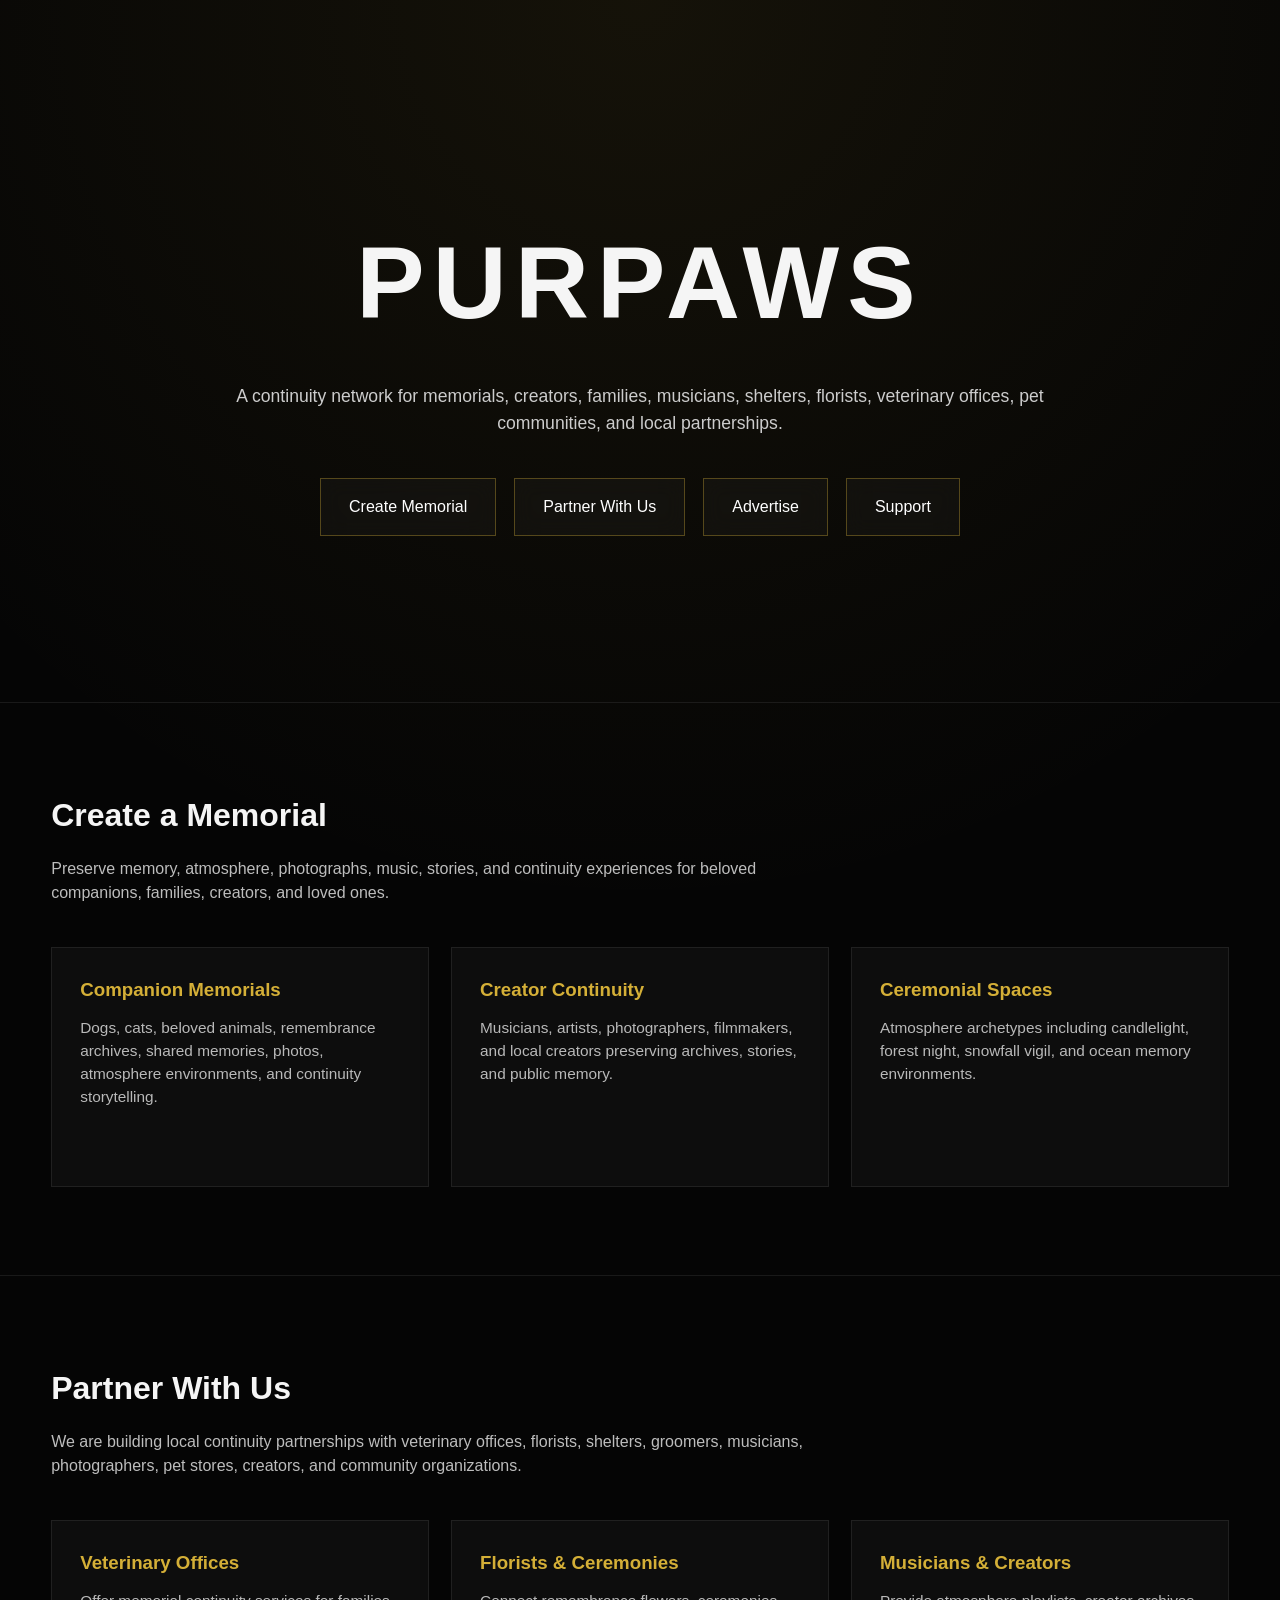
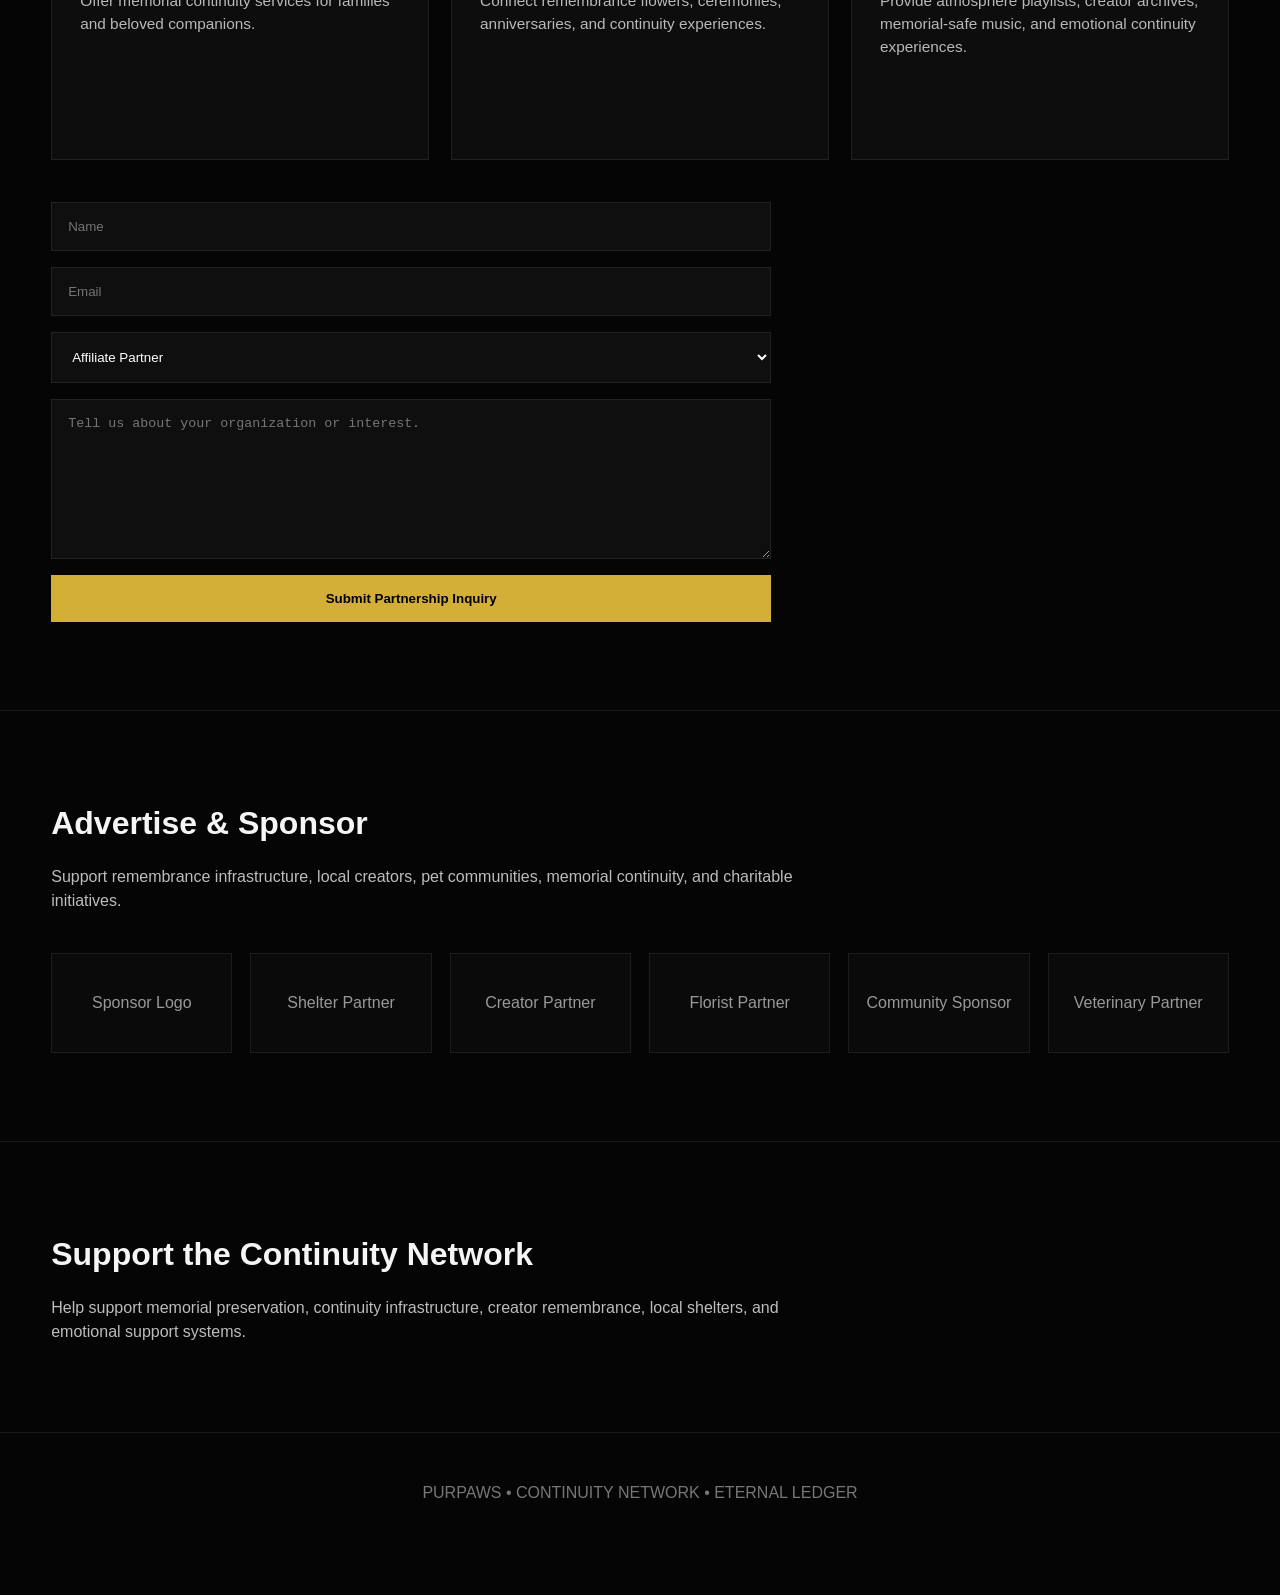
<file: frontend/continuity-hub/index.html>
<!DOCTYPE html>
<html lang="en">
<head>
<meta charset="UTF-8">
<meta name="viewport" content="width=device-width, initial-scale=1.0">

<title>PurPaws | Continuity Network</title>

<style>

:root{
    --bg:#050505;
    --panel:#101010;
    --gold:#D4AF37;
    --fg:#F5F5F5;
    --muted:#888;
    --line:rgba(255,255,255,0.08);
}

*{
    box-sizing:border-box;
    margin:0;
    padding:0;
}

body{
    background:
        radial-gradient(circle at top, rgba(212,175,55,0.08), transparent 28%),
        #050505;
    color:var(--fg);
    font-family:Arial, Helvetica, sans-serif;
    line-height:1.5;
}

.container{
    width:min(1180px,92%);
    margin:auto;
}

.hero{
    min-height:78vh;
    display:flex;
    align-items:center;
    justify-content:center;
    text-align:center;
    padding:120px 0 80px;
}

.hero h1{
    font-size:clamp(3rem,8vw,7rem);
    letter-spacing:0.08em;
    margin-bottom:24px;
}

.hero p{
    max-width:820px;
    margin:auto;
    color:#CCC;
    font-size:1.1rem;
}

.hero-buttons{
    margin-top:42px;
    display:flex;
    gap:18px;
    justify-content:center;
    flex-wrap:wrap;
}

.button{
    border:1px solid rgba(212,175,55,0.35);
    padding:16px 28px;
    text-decoration:none;
    color:white;
    background:rgba(255,255,255,0.03);
    backdrop-filter:blur(10px);
    transition:0.25s ease;
}

.button:hover{
    transform:translateY(-2px);
    border-color:var(--gold);
    background:rgba(212,175,55,0.08);
}

.section{
    padding:88px 0;
    border-top:1px solid var(--line);
}

.section h2{
    font-size:2rem;
    margin-bottom:18px;
}

.section p{
    max-width:760px;
    color:#BDBDBD;
}

.grid{
    display:grid;
    grid-template-columns:repeat(auto-fit,minmax(260px,1fr));
    gap:22px;
    margin-top:42px;
}

.card{
    background:rgba(255,255,255,0.03);
    border:1px solid var(--line);
    padding:28px;
    min-height:240px;
}

.card h3{
    margin-bottom:12px;
    color:var(--gold);
}

.card p{
    color:#B9B9B9;
    font-size:0.96rem;
}

.logos{
    display:grid;
    grid-template-columns:repeat(auto-fit,minmax(160px,1fr));
    gap:18px;
    margin-top:40px;
}

.logo{
    border:1px solid var(--line);
    min-height:100px;
    display:flex;
    align-items:center;
    justify-content:center;
    color:#999;
    background:rgba(255,255,255,0.02);
}

.form-wrap{
    margin-top:42px;
    max-width:720px;
}

form{
    display:grid;
    gap:16px;
}

input, textarea, select{
    width:100%;
    background:#0F0F0F;
    border:1px solid rgba(255,255,255,0.08);
    color:white;
    padding:16px;
}

textarea{
    min-height:160px;
    resize:vertical;
}

.submit{
    background:var(--gold);
    color:black;
    border:none;
    padding:16px;
    font-weight:bold;
    cursor:pointer;
}

.footer{
    padding:48px 0 90px;
    text-align:center;
    color:#777;
    border-top:1px solid var(--line);
}

</style>
</head>

<body>

<section class="hero">
<div class="container">

<h1>PURPAWS</h1>

<p>
A continuity network for memorials, creators, families,
musicians, shelters, florists, veterinary offices,
pet communities, and local partnerships.
</p>

<div class="hero-buttons">
<a class="button" href="#memorials">Create Memorial</a>
<a class="button" href="#partners">Partner With Us</a>
<a class="button" href="#advertise">Advertise</a>
<a class="button" href="#support">Support</a>
</div>

</div>
</section>

<section class="section" id="memorials">
<div class="container">

<h2>Create a Memorial</h2>

<p>
Preserve memory, atmosphere, photographs, music,
stories, and continuity experiences for beloved companions,
families, creators, and loved ones.
</p>

<div class="grid">

<div class="card">
<h3>Companion Memorials</h3>
<p>Dogs, cats, beloved animals, remembrance archives, shared memories, photos, atmosphere environments, and continuity storytelling.</p>
</div>

<div class="card">
<h3>Creator Continuity</h3>
<p>Musicians, artists, photographers, filmmakers, and local creators preserving archives, stories, and public memory.</p>
</div>

<div class="card">
<h3>Ceremonial Spaces</h3>
<p>Atmosphere archetypes including candlelight, forest night, snowfall vigil, and ocean memory environments.</p>
</div>

</div>

</div>
</section>

<section class="section" id="partners">
<div class="container">

<h2>Partner With Us</h2>

<p>
We are building local continuity partnerships with veterinary offices,
florists, shelters, groomers, musicians, photographers,
pet stores, creators, and community organizations.
</p>

<div class="grid">

<div class="card">
<h3>Veterinary Offices</h3>
<p>Offer memorial continuity services for families and beloved companions.</p>
</div>

<div class="card">
<h3>Florists & Ceremonies</h3>
<p>Connect remembrance flowers, ceremonies, anniversaries, and continuity experiences.</p>
</div>

<div class="card">
<h3>Musicians & Creators</h3>
<p>Provide atmosphere playlists, creator archives, memorial-safe music, and emotional continuity experiences.</p>
</div>

</div>

<div class="form-wrap">

<form id="partnerForm">

<input type="text" name="name" placeholder="Name" required>
<input type="email" name="email" placeholder="Email" required>

<select name="interest_type">
<option value="affiliate">Affiliate Partner</option>
<option value="advertiser">Advertiser</option>
<option value="musician">Musician / Creator</option>
<option value="charity">Charity / Shelter</option>
<option value="sponsor">Sponsor</option>
</select>

<textarea name="message" placeholder="Tell us about your organization or interest."></textarea>

<button class="submit" type="submit">
Submit Partnership Inquiry
</button>

</form>

</div>

</div>
</section>

<section class="section" id="advertise">
<div class="container">

<h2>Advertise & Sponsor</h2>

<p>
Support remembrance infrastructure, local creators,
pet communities, memorial continuity, and charitable initiatives.
</p>

<div class="logos">
<div class="logo">Sponsor Logo</div>
<div class="logo">Shelter Partner</div>
<div class="logo">Creator Partner</div>
<div class="logo">Florist Partner</div>
<div class="logo">Community Sponsor</div>
<div class="logo">Veterinary Partner</div>
</div>

</div>
</section>

<section class="section" id="support">
<div class="container">

<h2>Support the Continuity Network</h2>

<p>
Help support memorial preservation, continuity infrastructure,
creator remembrance, local shelters, and emotional support systems.
</p>

</div>
</section>

<footer class="footer">
<div class="container">
PURPAWS • CONTINUITY NETWORK • ETERNAL LEDGER
</div>
</footer>

<script>

const form = document.getElementById('partnerForm');

form.addEventListener('submit', async (e) => {

    e.preventDefault();

    const payload = {
        name: form.name.value,
        email: form.email.value,
        interest_type: form.interest_type.value,
        message: form.message.value
    };

    try{

        const response = await fetch('/public/partner-inquiry', {
            method:'POST',
            headers:{
                'Content-Type':'application/json'
            },
            body:JSON.stringify(payload)
        });

        const data = await response.json();

        alert('Inquiry Submitted');

        console.log(data);

        form.reset();

    }catch(err){

        console.log(err);

        alert('Submission failed');

    }

});

</script>

</body>
</html>
</file>
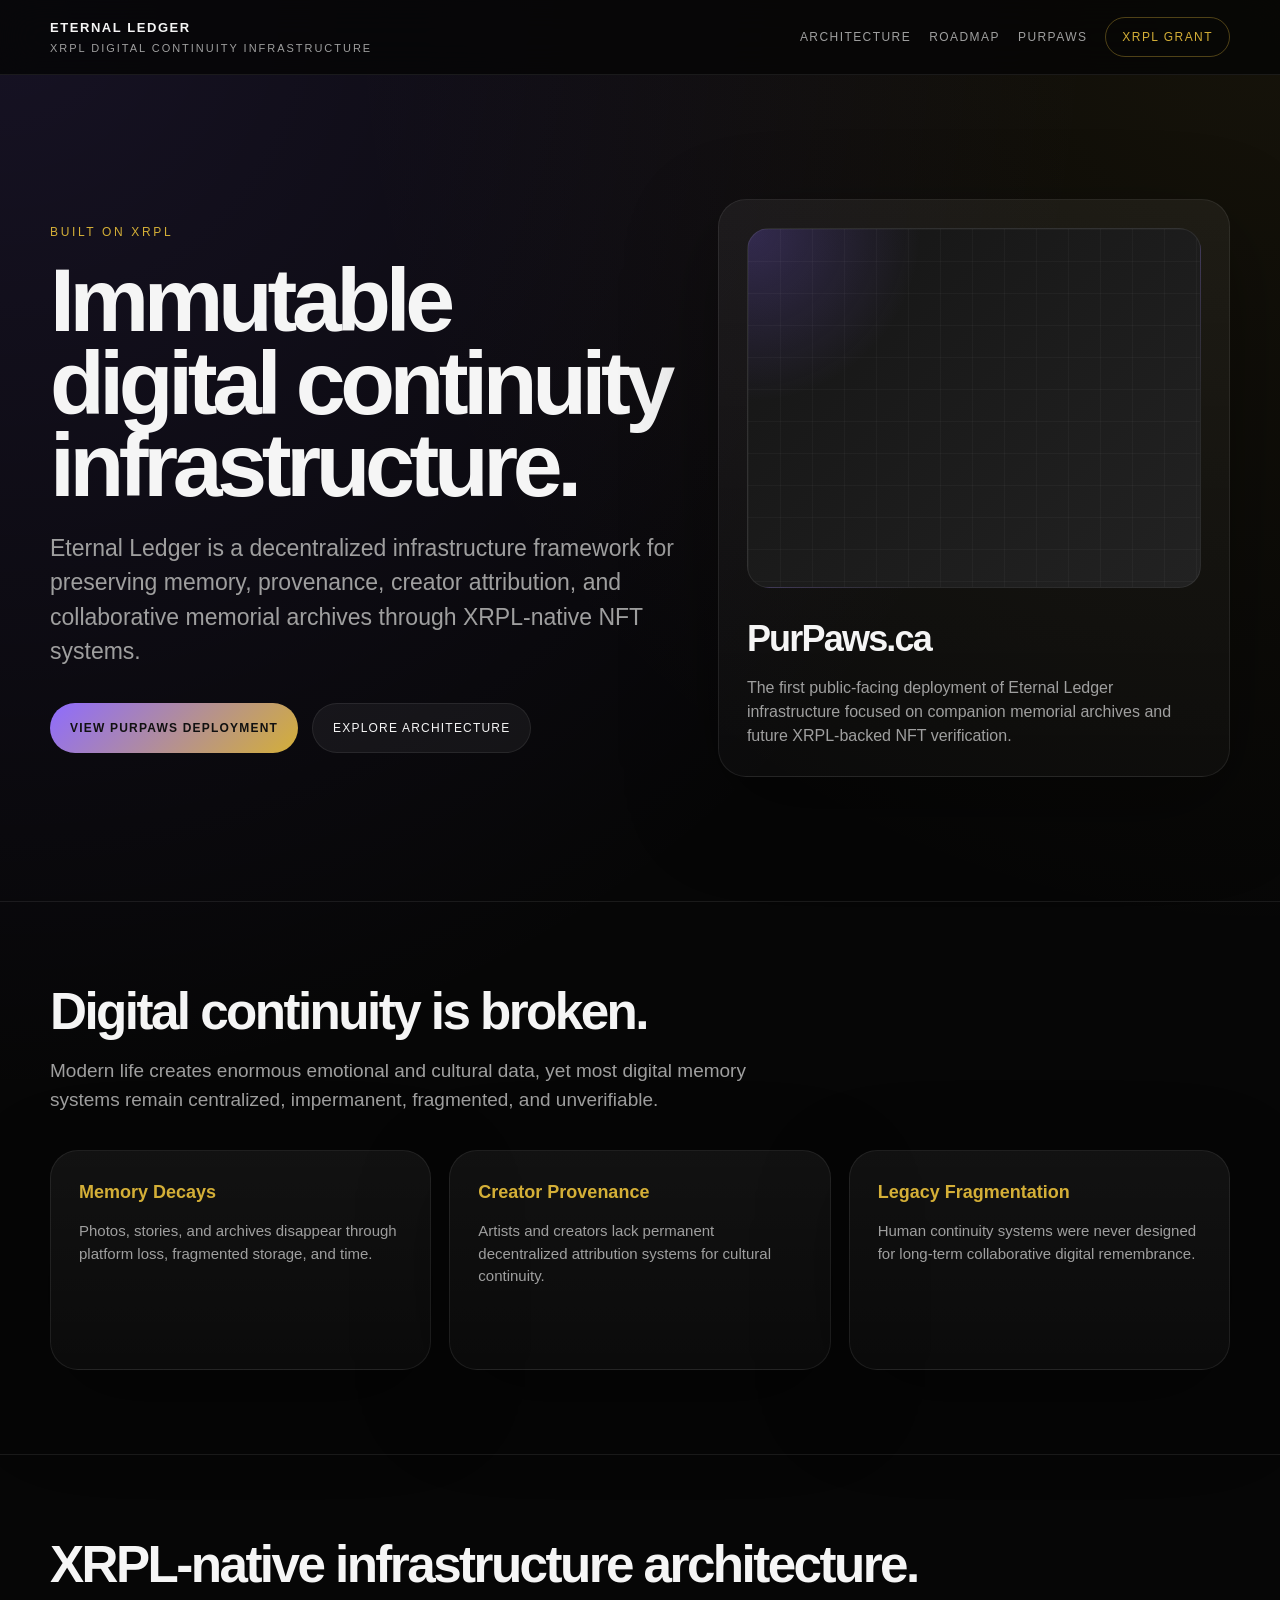
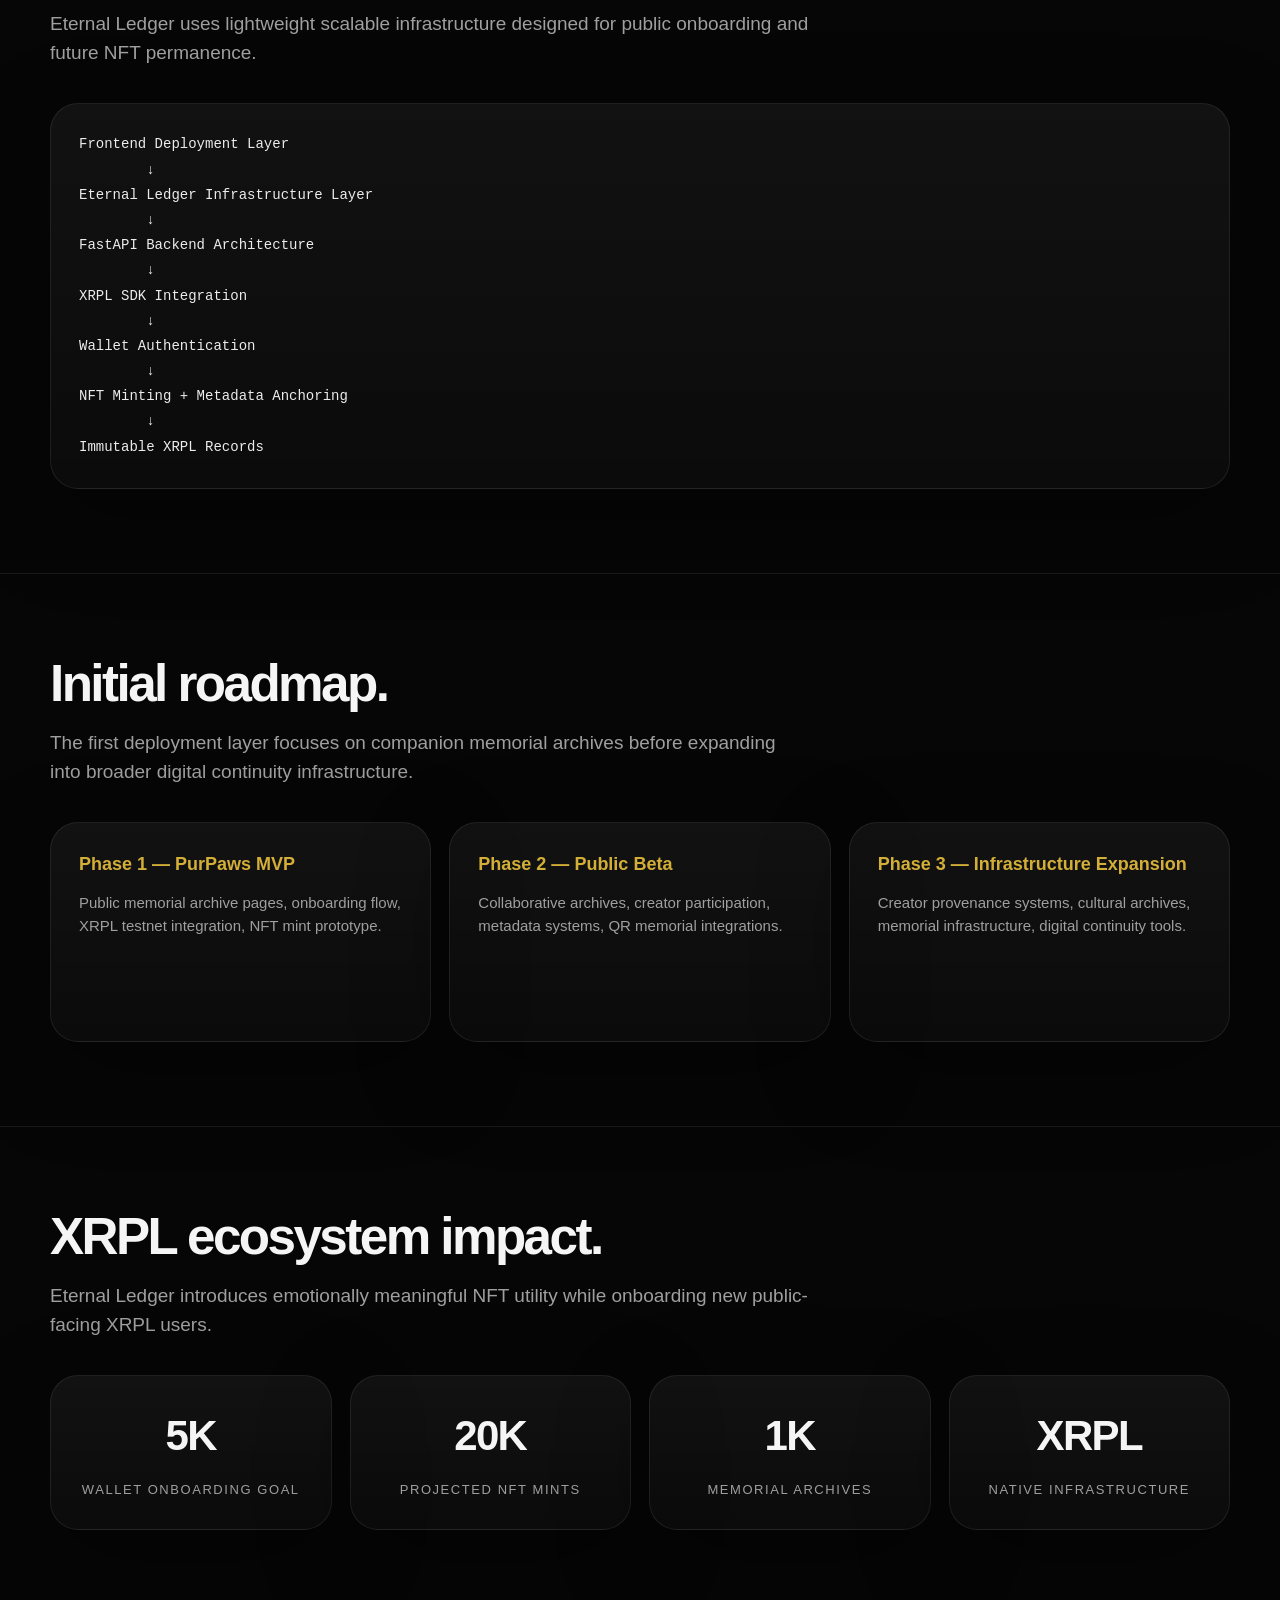
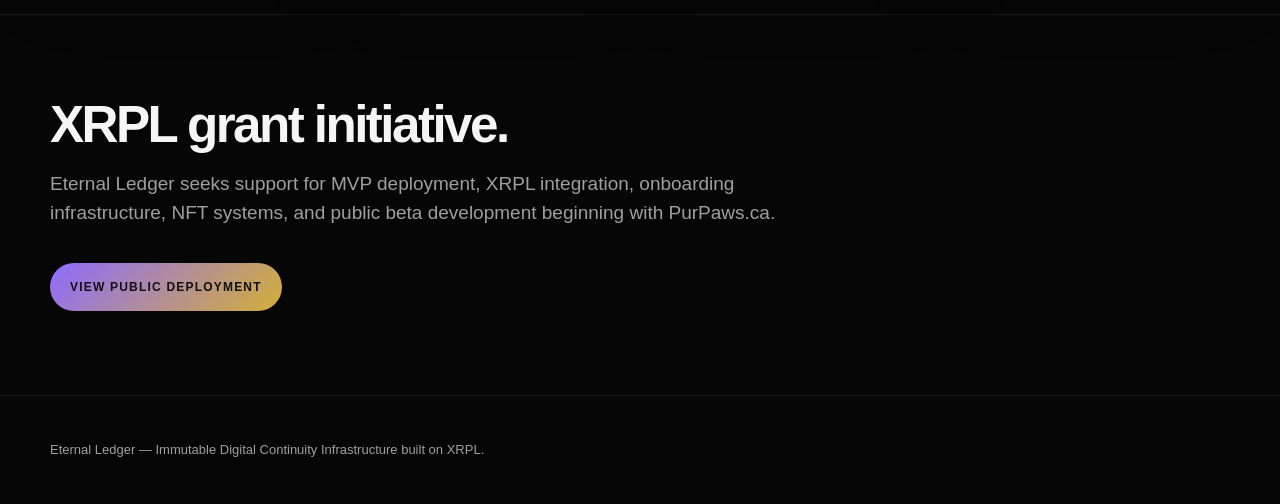
<file: frontend/eternalledger/index.html>
<!doctype html>
<html lang="en">
<head>
<meta charset="utf-8">
<meta name="viewport" content="width=device-width, initial-scale=1">

<title>Eternal Ledger | XRPL Digital Continuity Infrastructure</title>

<meta name="description" content="Immutable digital continuity infrastructure built on XRPL. Eternal Ledger preserves memory, provenance, creator attribution, and memorial archives through decentralized infrastructure.">

<style>

:root{
  --bg:#060606;
  --panel:#101010;
  --panel2:#161616;
  --text:#f5f5f5;
  --muted:#9f9f9f;
  --gold:#d4af37;
  --line:rgba(255,255,255,0.08);
  --purple:#8e6bff;
  --radius:28px;
}

*{
  box-sizing:border-box;
}

html{
  scroll-behavior:smooth;
}

body{
  margin:0;
  background:
    radial-gradient(circle at top left, rgba(142,107,255,0.12), transparent 28%),
    radial-gradient(circle at top right, rgba(212,175,55,0.08), transparent 24%),
    var(--bg);
  color:var(--text);
  font-family:Arial, Helvetica, sans-serif;
  line-height:1.5;
}

a{
  color:inherit;
  text-decoration:none;
}

.wrap{
  width:min(1180px, calc(100% - 40px));
  margin:0 auto;
}

header{
  position:sticky;
  top:0;
  z-index:100;
  backdrop-filter:blur(18px);
  background:rgba(6,6,6,0.82);
  border-bottom:1px solid var(--line);
}

.nav{
  height:74px;
  display:flex;
  align-items:center;
  justify-content:space-between;
  gap:20px;
}

.brand{
  display:flex;
  flex-direction:column;
  text-transform:uppercase;
  letter-spacing:0.12em;
  font-size:13px;
  font-weight:700;
}

.brand span{
  color:var(--muted);
  font-size:11px;
  letter-spacing:0.18em;
  margin-top:3px;
  font-weight:400;
}

.navlinks{
  display:flex;
  align-items:center;
  gap:18px;
  color:var(--muted);
  font-size:12px;
  text-transform:uppercase;
  letter-spacing:0.12em;
}

.pill{
  border:1px solid rgba(212,175,55,0.35);
  border-radius:999px;
  padding:10px 16px;
  color:var(--gold);
}

.hero{
  min-height:calc(100vh - 74px);
  display:grid;
  grid-template-columns:1.1fr 0.9fr;
  align-items:center;
  gap:42px;
  padding:72px 0;
}

.eyebrow{
  color:var(--gold);
  text-transform:uppercase;
  letter-spacing:0.22em;
  font-size:12px;
  margin-bottom:18px;
}

h1{
  margin:0 0 24px;
  font-size:clamp(52px, 7vw, 92px);
  line-height:0.92;
  letter-spacing:-0.06em;
}

.lead{
  font-size:clamp(18px, 2vw, 23px);
  color:var(--muted);
  max-width:700px;
}

.actions{
  display:flex;
  flex-wrap:wrap;
  gap:14px;
  margin-top:34px;
}

.btn{
  display:inline-flex;
  align-items:center;
  justify-content:center;
  border-radius:999px;
  padding:15px 20px;
  background:rgba(255,255,255,0.05);
  border:1px solid var(--line);
  color:var(--text);
  text-transform:uppercase;
  letter-spacing:0.1em;
  font-size:12px;
}

.btn.primary{
  background:linear-gradient(135deg, var(--purple), var(--gold));
  color:#111;
  border:none;
  font-weight:800;
}

.card{
  background:linear-gradient(180deg, rgba(255,255,255,0.05), rgba(255,255,255,0.025));
  border:1px solid var(--line);
  border-radius:var(--radius);
  overflow:hidden;
  box-shadow:0 30px 90px rgba(0,0,0,0.35);
}

.hero-panel{
  padding:28px;
}

.hero-image{
  height:360px;
  border-radius:22px;
  overflow:hidden;
  position:relative;
  border:1px solid rgba(255,255,255,0.08);
  background:
    radial-gradient(circle at top left, rgba(142,107,255,0.25), transparent 30%),
    linear-gradient(135deg, #151515, #222);
}

.hero-image::before{
  content:"";
  position:absolute;
  inset:0;
  background:
    linear-gradient(rgba(255,255,255,0.03) 1px, transparent 1px),
    linear-gradient(90deg, rgba(255,255,255,0.03) 1px, transparent 1px);
  background-size:32px 32px;
}

.hero-caption{
  margin-top:24px;
}

.hero-caption h2{
  margin:0 0 10px;
  font-size:36px;
  letter-spacing:-0.05em;
}

.hero-caption p{
  margin:0;
  color:var(--muted);
  font-size:16px;
}

section{
  padding:84px 0;
  border-top:1px solid var(--line);
}

.section-title{
  font-size:clamp(34px, 4vw, 60px);
  line-height:1;
  letter-spacing:-0.05em;
  margin:0 0 20px;
}

.section-lead{
  color:var(--muted);
  font-size:19px;
  max-width:760px;
  margin-bottom:36px;
}

.grid{
  display:grid;
  grid-template-columns:repeat(3, 1fr);
  gap:18px;
}

.feature{
  padding:28px;
  min-height:220px;
}

.feature h3{
  margin:0 0 14px;
  color:var(--gold);
  font-size:18px;
}

.feature p{
  margin:0;
  color:var(--muted);
  font-size:15px;
}

.architecture{
  padding:28px;
  overflow-x:auto;
  font-family:"Courier New", monospace;
  white-space:pre;
  line-height:1.8;
  font-size:14px;
  color:#ececec;
}

.metrics{
  display:grid;
  grid-template-columns:repeat(4,1fr);
  gap:18px;
}

.metric{
  padding:28px;
  text-align:center;
}

.metric strong{
  display:block;
  font-size:42px;
  letter-spacing:-0.04em;
  margin-bottom:10px;
}

.metric span{
  color:var(--muted);
  font-size:13px;
  text-transform:uppercase;
  letter-spacing:0.12em;
}

.footer{
  padding:44px 0;
  border-top:1px solid var(--line);
  color:var(--muted);
  font-size:13px;
}

@media(max-width:920px){

  .hero{
    grid-template-columns:1fr;
    padding:48px 0;
  }

  .grid{
    grid-template-columns:1fr;
  }

  .metrics{
    grid-template-columns:1fr 1fr;
  }

  .navlinks{
    display:none;
  }

}

@media(max-width:640px){

  .metrics{
    grid-template-columns:1fr;
  }

}

</style>
</head>

<body>

<header>
  <div class="wrap nav">

    <a class="brand" href="#">
      Eternal Ledger
      <span>XRPL Digital Continuity Infrastructure</span>
    </a>

    <nav class="navlinks">
      <a href="#architecture">Architecture</a>
      <a href="#roadmap">Roadmap</a>
      <a href="https://purpaws.ca">PurPaws</a>
      <a class="pill" href="#grant">XRPL Grant</a>
    </nav>

  </div>
</header>

<main>

<div class="wrap hero">

  <div>

    <div class="eyebrow">
      Built on XRPL
    </div>

    <h1>
      Immutable digital continuity infrastructure.
    </h1>

    <p class="lead">
      Eternal Ledger is a decentralized infrastructure framework for preserving memory, provenance, creator attribution, and collaborative memorial archives through XRPL-native NFT systems.
    </p>

    <div class="actions">
      <a class="btn primary" href="https://purpaws.ca">
        View PurPaws Deployment
      </a>

      <a class="btn" href="#architecture">
        Explore Architecture
      </a>
    </div>

  </div>

  <div class="card hero-panel">

    <div class="hero-image"></div>

    <div class="hero-caption">
      <h2>PurPaws.ca</h2>

      <p>
        The first public-facing deployment of Eternal Ledger infrastructure focused on companion memorial archives and future XRPL-backed NFT verification.
      </p>
    </div>

  </div>

</div>

<section>

  <div class="wrap">

    <h2 class="section-title">
      Digital continuity is broken.
    </h2>

    <p class="section-lead">
      Modern life creates enormous emotional and cultural data, yet most digital memory systems remain centralized, impermanent, fragmented, and unverifiable.
    </p>

    <div class="grid">

      <div class="card feature">
        <h3>Memory Decays</h3>
        <p>
          Photos, stories, and archives disappear through platform loss, fragmented storage, and time.
        </p>
      </div>

      <div class="card feature">
        <h3>Creator Provenance</h3>
        <p>
          Artists and creators lack permanent decentralized attribution systems for cultural continuity.
        </p>
      </div>

      <div class="card feature">
        <h3>Legacy Fragmentation</h3>
        <p>
          Human continuity systems were never designed for long-term collaborative digital remembrance.
        </p>
      </div>

    </div>

  </div>

</section>

<section id="architecture">

  <div class="wrap">

    <h2 class="section-title">
      XRPL-native infrastructure architecture.
    </h2>

    <p class="section-lead">
      Eternal Ledger uses lightweight scalable infrastructure designed for public onboarding and future NFT permanence.
    </p>

    <div class="card architecture">Frontend Deployment Layer
        ↓
Eternal Ledger Infrastructure Layer
        ↓
FastAPI Backend Architecture
        ↓
XRPL SDK Integration
        ↓
Wallet Authentication
        ↓
NFT Minting + Metadata Anchoring
        ↓
Immutable XRPL Records</div>

  </div>

</section>

<section id="roadmap">

  <div class="wrap">

    <h2 class="section-title">
      Initial roadmap.
    </h2>

    <p class="section-lead">
      The first deployment layer focuses on companion memorial archives before expanding into broader digital continuity infrastructure.
    </p>

    <div class="grid">

      <div class="card feature">
        <h3>Phase 1 — PurPaws MVP</h3>
        <p>
          Public memorial archive pages, onboarding flow, XRPL testnet integration, NFT mint prototype.
        </p>
      </div>

      <div class="card feature">
        <h3>Phase 2 — Public Beta</h3>
        <p>
          Collaborative archives, creator participation, metadata systems, QR memorial integrations.
        </p>
      </div>

      <div class="card feature">
        <h3>Phase 3 — Infrastructure Expansion</h3>
        <p>
          Creator provenance systems, cultural archives, memorial infrastructure, digital continuity tools.
        </p>
      </div>

    </div>

  </div>

</section>

<section>

  <div class="wrap">

    <h2 class="section-title">
      XRPL ecosystem impact.
    </h2>

    <p class="section-lead">
      Eternal Ledger introduces emotionally meaningful NFT utility while onboarding new public-facing XRPL users.
    </p>

    <div class="metrics">

      <div class="card metric">
        <strong>5K</strong>
        <span>Wallet Onboarding Goal</span>
      </div>

      <div class="card metric">
        <strong>20K</strong>
        <span>Projected NFT Mints</span>
      </div>

      <div class="card metric">
        <strong>1K</strong>
        <span>Memorial Archives</span>
      </div>

      <div class="card metric">
        <strong>XRPL</strong>
        <span>Native Infrastructure</span>
      </div>

    </div>

  </div>

</section>

<section id="grant">

  <div class="wrap">

    <h2 class="section-title">
      XRPL grant initiative.
    </h2>

    <p class="section-lead">
      Eternal Ledger seeks support for MVP deployment, XRPL integration, onboarding infrastructure, NFT systems, and public beta development beginning with PurPaws.ca.
    </p>

    <div class="actions">
      <a class="btn primary" href="https://purpaws.ca">
        View Public Deployment
      </a>
    </div>

  </div>

</section>

</main>

<footer class="footer">

  <div class="wrap">
    Eternal Ledger — Immutable Digital Continuity Infrastructure built on XRPL.
  </div>

</footer>

</body>
</html>
</file>
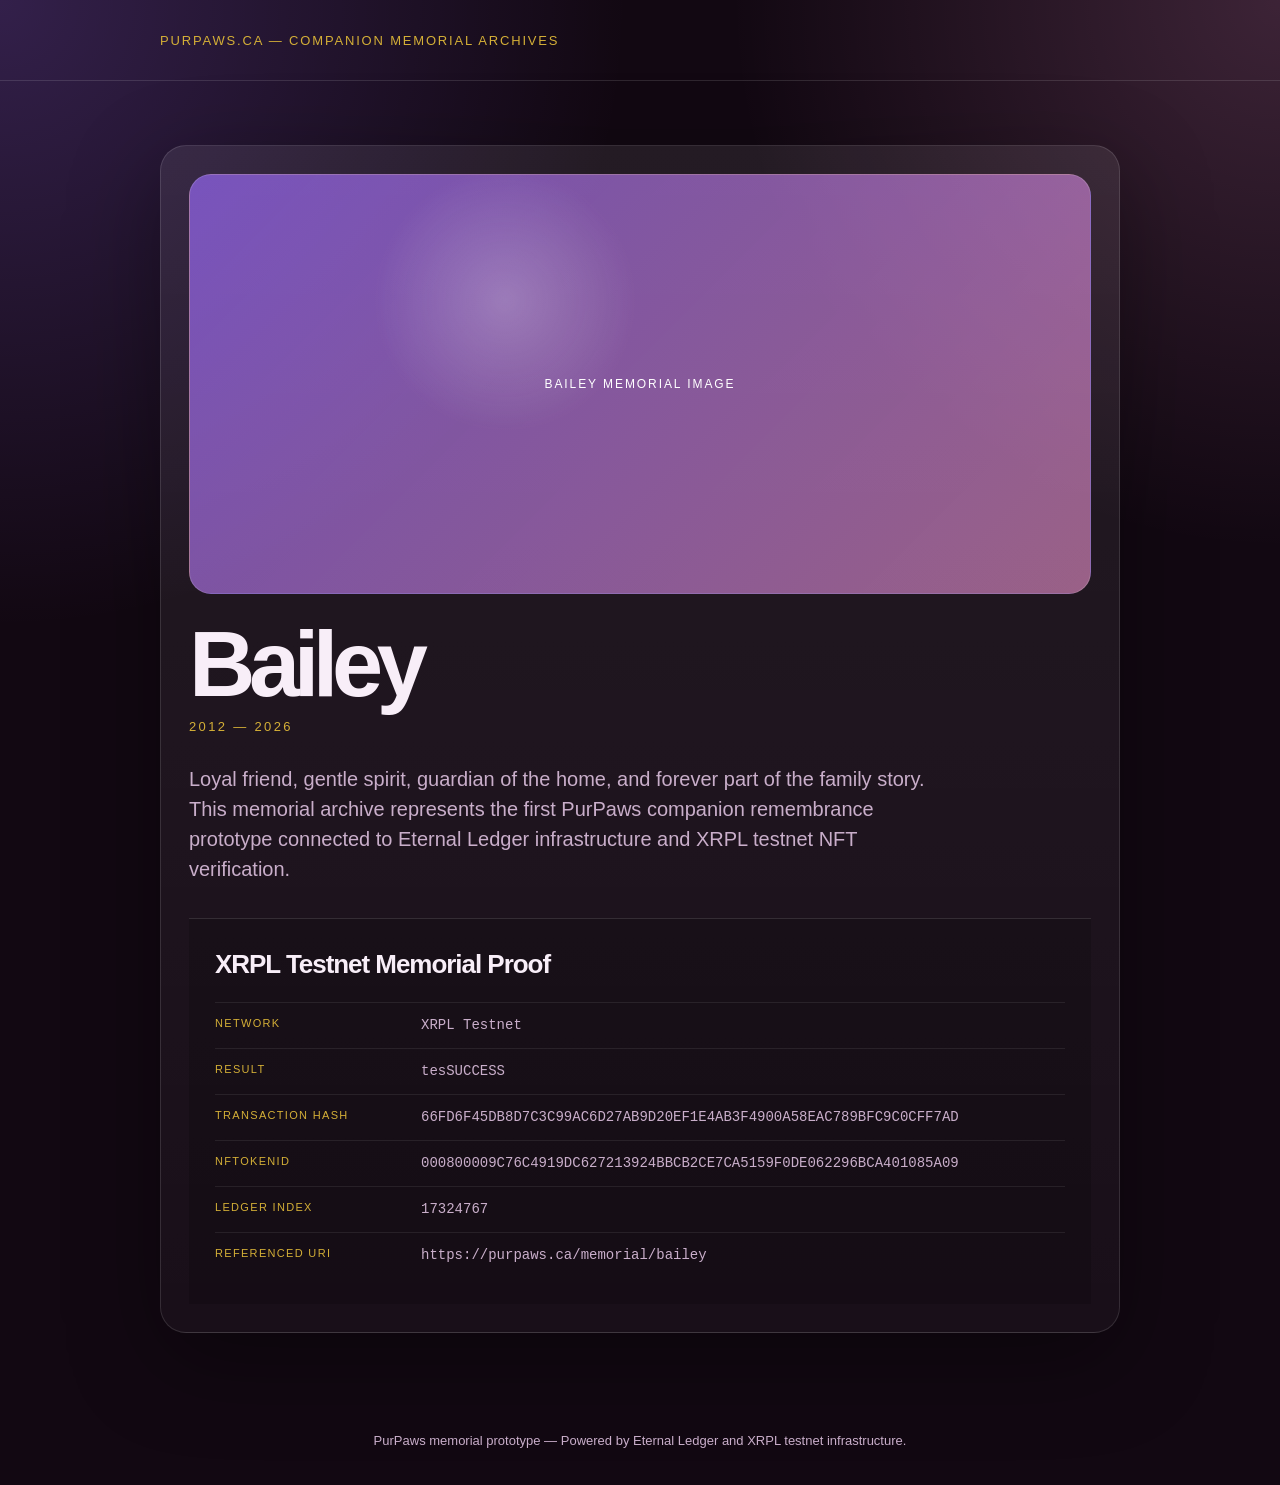
<file: frontend/purpaws/memorial/bailey/index.html>
<!doctype html>
<html lang="en">
<head>
  <meta charset="utf-8">
  <meta name="viewport" content="width=device-width, initial-scale=1">
  <title>Bailey Memorial | PurPaws.ca</title>

  <style>
    :root {
      --bg:#120812;
      --panel:#1d0f1d;
      --text:#f8eef8;
      --muted:#c9aeca;
      --gold:#d4af37;
      --line:rgba(255,255,255,0.12);
      --pink:#ff9fdc;
      --purple:#9c6cff;
      --radius:26px;
    }

    * { box-sizing:border-box; }

    body {
      margin:0;
      background:
        radial-gradient(circle at top left, rgba(156,108,255,0.24), transparent 32%),
        radial-gradient(circle at top right, rgba(255,159,220,0.18), transparent 28%),
        var(--bg);
      color:var(--text);
      font-family:Arial, Helvetica, sans-serif;
      line-height:1.5;
    }

    .wrap {
      width:min(960px, calc(100% - 36px));
      margin:0 auto;
    }

    header {
      padding:28px 0;
      border-bottom:1px solid var(--line);
    }

    a {
      color:inherit;
      text-decoration:none;
    }

    .brand {
      text-transform:uppercase;
      letter-spacing:0.14em;
      font-size:13px;
      color:var(--gold);
    }

    main {
      padding:64px 0;
    }

    .card {
      background:linear-gradient(180deg, rgba(255,255,255,0.08), rgba(255,255,255,0.03));
      border:1px solid var(--line);
      border-radius:var(--radius);
      overflow:hidden;
      box-shadow:0 28px 90px rgba(0,0,0,0.36);
    }

    .hero {
      padding:28px;
    }

    .photo {
      height:420px;
      border-radius:22px;
      overflow:hidden;
      border:1px solid rgba(255,255,255,0.14);
      background:
        radial-gradient(circle at 35% 30%, rgba(255,255,255,0.22), transparent 20%),
        linear-gradient(135deg, rgba(156,108,255,0.65), rgba(255,159,220,0.55));
      display:flex;
      align-items:center;
      justify-content:center;
      text-align:center;
      color:white;
      text-transform:uppercase;
      letter-spacing:0.16em;
      font-size:12px;
    }

    h1 {
      font-size:clamp(48px, 8vw, 92px);
      line-height:0.92;
      letter-spacing:-0.07em;
      margin:28px 0 10px;
    }

    .dates {
      color:var(--gold);
      text-transform:uppercase;
      letter-spacing:0.18em;
      font-size:13px;
      margin-bottom:28px;
    }

    .story {
      color:var(--muted);
      font-size:20px;
      max-width:760px;
      margin-bottom:34px;
    }

    .proof {
      padding:26px;
      border-top:1px solid var(--line);
      background:rgba(0,0,0,0.18);
    }

    .proof h2 {
      margin:0 0 18px;
      font-size:26px;
      letter-spacing:-0.04em;
    }

    .row {
      display:grid;
      grid-template-columns:190px 1fr;
      gap:16px;
      padding:12px 0;
      border-top:1px solid rgba(255,255,255,0.08);
      font-size:14px;
    }

    .label {
      color:var(--gold);
      text-transform:uppercase;
      letter-spacing:0.12em;
      font-size:11px;
    }

    .value {
      color:var(--muted);
      word-break:break-all;
      font-family:"Courier New", monospace;
    }

    .footer {
      padding:34px 0;
      color:var(--muted);
      font-size:13px;
      text-align:center;
    }

    @media(max-width:720px) {
      .photo { height:300px; }

      .row {
        grid-template-columns:1fr;
        gap:4px;
      }
    }
  </style>
</head>

<body>
  <header>
    <div class="wrap">
      <a class="brand" href="/">PurPaws.ca — Companion Memorial Archives</a>
    </div>
  </header>

  <main>
    <div class="wrap">
      <article class="card hero">
        <div class="photo">Bailey Memorial Image</div>

        <h1>Bailey</h1>
        <div class="dates">2012 — 2026</div>

        <p class="story">
          Loyal friend, gentle spirit, guardian of the home, and forever part of the family story.
          This memorial archive represents the first PurPaws companion remembrance prototype
          connected to Eternal Ledger infrastructure and XRPL testnet NFT verification.
        </p>

        <section class="proof">
          <h2>XRPL Testnet Memorial Proof</h2>

          <div class="row">
            <div class="label">Network</div>
            <div class="value">XRPL Testnet</div>
          </div>

          <div class="row">
            <div class="label">Result</div>
            <div class="value">tesSUCCESS</div>
          </div>

          <div class="row">
            <div class="label">Transaction Hash</div>
            <div class="value">66FD6F45DB8D7C3C99AC6D27AB9D20EF1E4AB3F4900A58EAC789BFC9C0CFF7AD</div>
          </div>

          <div class="row">
            <div class="label">NFTokenID</div>
            <div class="value">000800009C76C4919DC627213924BBCB2CE7CA5159F0DE062296BCA401085A09</div>
          </div>

          <div class="row">
            <div class="label">Ledger Index</div>
            <div class="value">17324767</div>
          </div>

          <div class="row">
            <div class="label">Referenced URI</div>
            <div class="value">https://purpaws.ca/memorial/bailey</div>
          </div>
        </section>
      </article>
    </div>
  </main>

  <footer class="footer">
    PurPaws memorial prototype — Powered by Eternal Ledger and XRPL testnet infrastructure.
  </footer>
</body>
</html>
</file>
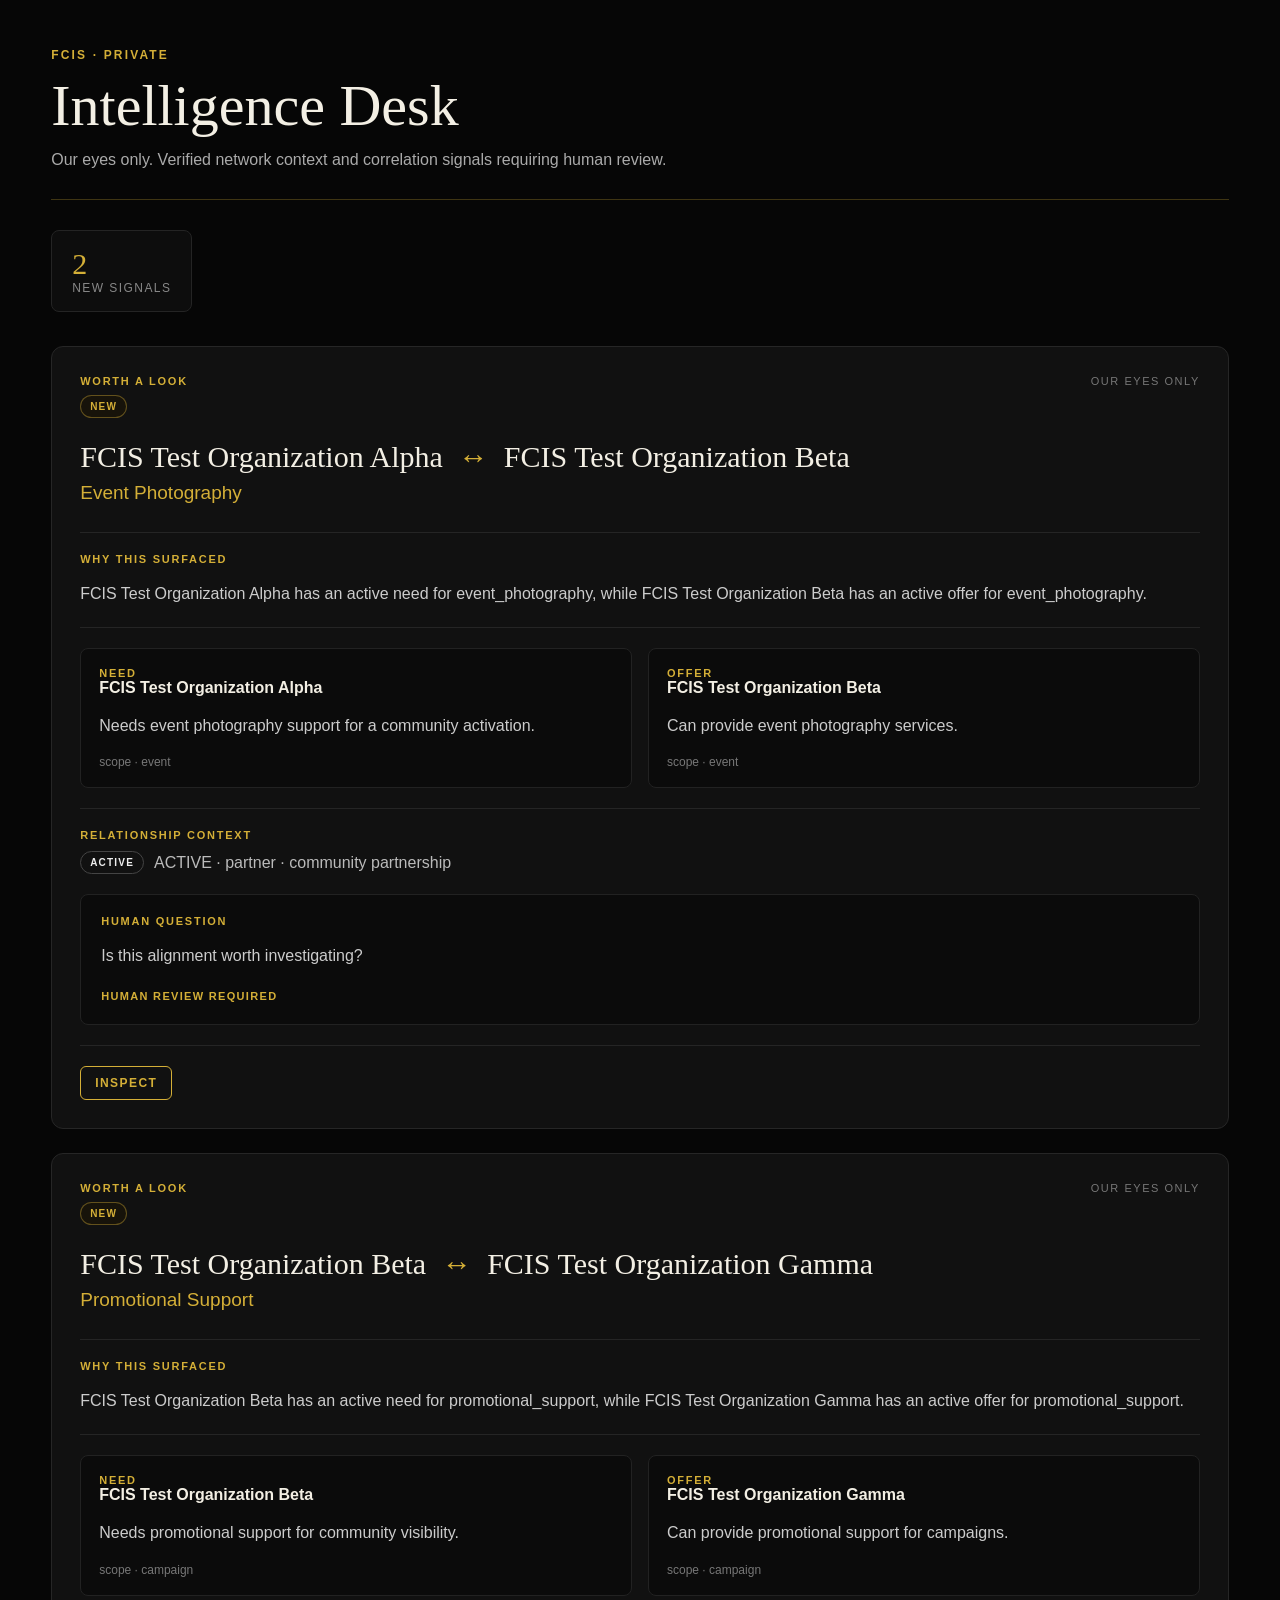
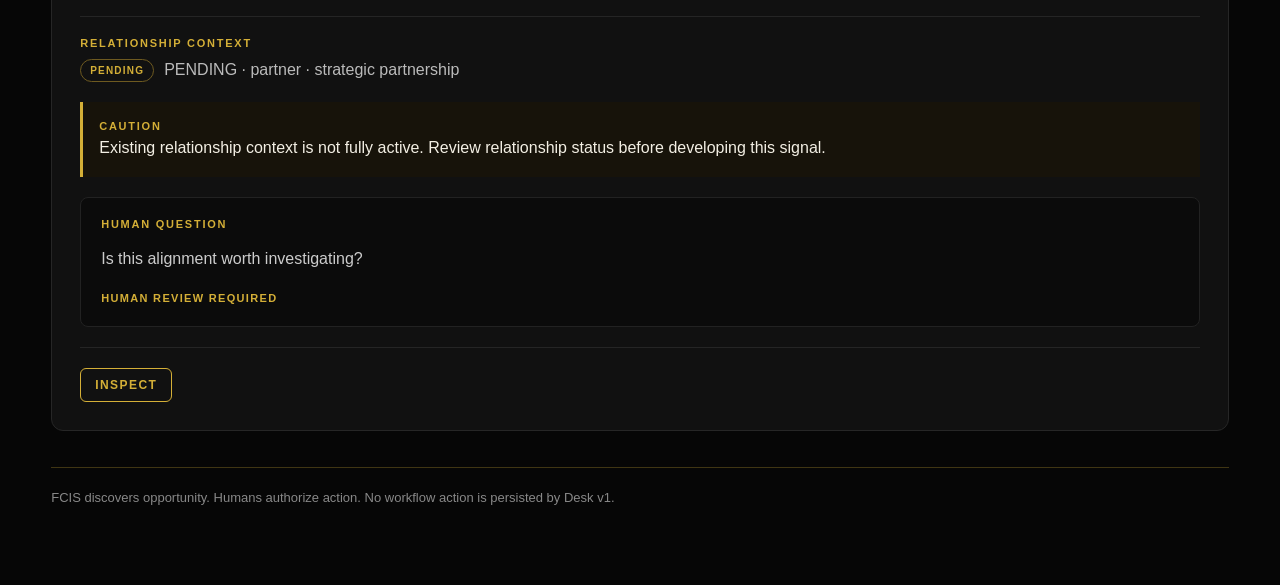
<file: _private/fcis/intelligence-desk-v1.html>
<!doctype html>
<html lang="en">

<head>

<meta charset="utf-8">
<meta name="viewport" content="width=device-width, initial-scale=1">

<title>FCIS Private Intelligence Desk</title>

<style>

* {
    box-sizing: border-box;
}

body {
    margin: 0;
    background: #060606;
    color: #f3efe4;
    font-family: Inter, Arial, sans-serif;
}

.shell {
    width: min(1180px, 92vw);
    margin: 0 auto;
    padding: 48px 0 80px;
}

.masthead {
    border-bottom: 1px solid rgba(212,175,55,.28);
    padding-bottom: 26px;
    margin-bottom: 30px;
}

.kicker {
    color: #d4af37;
    font-size: 12px;
    letter-spacing: .18em;
    font-weight: 700;
}

h1 {
    font-family: Georgia, serif;
    font-weight: 400;
    font-size: clamp(34px, 5vw, 58px);
    margin: 10px 0 8px;
}

.subhead {
    color: #aaa;
    line-height: 1.6;
}

.desk-summary {
    display: flex;
    gap: 18px;
    margin: 24px 0 34px;
}

.summary-box {
    border: 1px solid #242424;
    padding: 16px 20px;
    background: #0d0d0d;
    border-radius: 8px;
}

.summary-number {
    color: #d4af37;
    font-size: 30px;
    font-family: Georgia, serif;
}

.summary-label {
    color: #888;
    font-size: 12px;
    letter-spacing: .12em;
    text-transform: uppercase;
}

.cards {
    display: grid;
    gap: 24px;
}

.opportunity-card {
    background: #111;
    border: 1px solid #262626;
    border-radius: 12px;
    padding: 28px;
}

.card-topline {
    display: flex;
    justify-content: space-between;
    gap: 20px;
}

.eyebrow,
.section-label {
    color: #d4af37;
    font-size: 11px;
    letter-spacing: .16em;
    font-weight: 700;
    text-transform: uppercase;
}

.private-label {
    color: #777;
    font-size: 11px;
    letter-spacing: .14em;
}

h2 {
    font-family: Georgia, serif;
    font-size: 30px;
    font-weight: 400;
    margin: 22px 0 8px;
}

.arrow {
    color: #d4af37;
    padding: 0 8px;
}

.signal {
    color: #d4af37;
    font-size: 19px;
    margin-bottom: 28px;
    text-transform: capitalize;
}

section {
    border-top: 1px solid #252525;
    margin-top: 20px;
    padding-top: 20px;
}

p {
    line-height: 1.65;
    color: #ccc;
}

.context-grid {
    display: grid;
    grid-template-columns: 1fr 1fr;
    gap: 16px;
}

.context-panel {
    background: #0b0b0b;
    border: 1px solid #222;
    padding: 18px;
    border-radius: 8px;
}

.meta {
    color: #777;
    font-size: 12px;
}

.relationship-row {
    display: flex;
    align-items: center;
    gap: 10px;
    color: #bbb;
    margin-top: 10px;
}

.status-pill {
    display: inline-block;
    border-radius: 999px;
    padding: 5px 9px;
    font-size: 10px;
    letter-spacing: .12em;
    font-weight: 700;
}

.status-pill.new {
    margin-top: 8px;
    background: #17130a;
    color: #d4af37;
    border: 1px solid rgba(212,175,55,.4);
}

.status-pill.active {
    border: 1px solid #444;
    color: #eee;
}

.status-pill.caution {
    border: 1px solid #6e5a20;
    color: #d4af37;
}

.caution-box {
    margin-top: 20px;
    border-left: 3px solid #d4af37;
    background: #17130a;
    padding: 16px;
    line-height: 1.6;
}

.human-review {
    background: #0b0b0b;
    padding: 20px;
    border: 1px solid #222;
    border-radius: 8px;
}

.review-required {
    display: inline-block;
    color: #d4af37;
    font-size: 11px;
    letter-spacing: .12em;
    font-weight: 700;
}

.inspect {
    margin-top: 20px;
    border-top: 1px solid #252525;
    padding-top: 20px;
}

.inspect summary {
    display: inline-block;
    cursor: pointer;
    color: #d4af37;
    border: 1px solid #d4af37;
    border-radius: 6px;
    padding: 9px 14px;
    font-size: 12px;
    letter-spacing: .12em;
    font-weight: 700;
}

.inspect-body {
    margin-top: 16px;
    background: #080808;
    border: 1px solid #222;
    padding: 16px;
    line-height: 1.8;
    color: #aaa;
}

code {
    color: #ddd;
}

.muted {
    color: #777;
}

.footer {
    margin-top: 36px;
    border-top: 1px solid rgba(212,175,55,.28);
    padding-top: 22px;
    color: #888;
    font-size: 13px;
}

@media (max-width: 760px) {

    .context-grid {
        grid-template-columns: 1fr;
    }

    .card-topline {
        flex-direction: column;
    }

}

</style>

</head>

<body>

<div class="shell">

    <header class="masthead">

        <div class="kicker">
            FCIS · PRIVATE
        </div>

        <h1>
            Intelligence Desk
        </h1>

        <div class="subhead">
            Our eyes only. Verified network context and
            correlation signals requiring human review.
        </div>

    </header>

    <div class="desk-summary">

        <div class="summary-box">

            <div class="summary-number">
                2
            </div>

            <div class="summary-label">
                New signals
            </div>

        </div>

    </div>

    <main class="cards">
        
    <article class="opportunity-card" id="need-offer:3:4:1:3">

        <div class="card-topline">
            <div>
                <div class="eyebrow">WORTH A LOOK</div>
                <div class="status-pill new">NEW</div>
            </div>

            <div class="private-label">
                OUR EYES ONLY
            </div>
        </div>

        <h2>
            FCIS Test Organization Alpha
            <span class="arrow">↔</span>
            FCIS Test Organization Beta
        </h2>

        <div class="signal">
            event photography
        </div>

        <section>
            <div class="section-label">
                WHY THIS SURFACED
            </div>

            <p>
                FCIS Test Organization Alpha has an active need for event_photography, while FCIS Test Organization Beta has an active offer for event_photography.
            </p>
        </section>

        <section class="context-grid">

            <div class="context-panel">
                <div class="section-label">
                    NEED
                </div>

                <strong>
                    FCIS Test Organization Alpha
                </strong>

                <p>
                    Needs event photography support for a community activation.
                </p>

                <div class="meta">
                    scope · event
                </div>
            </div>

            <div class="context-panel">
                <div class="section-label">
                    OFFER
                </div>

                <strong>
                    FCIS Test Organization Beta
                </strong>

                <p>
                    Can provide event photography services.
                </p>

                <div class="meta">
                    scope · event
                </div>
            </div>

        </section>

        <section>
            <div class="section-label">
                RELATIONSHIP CONTEXT
            </div>

            
                <div class="relationship-row">
                    <span class="status-pill active">
                        ACTIVE
                    </span>
                    <span>
                        ACTIVE · partner · community partnership
                    </span>
                </div>
                
        </section>

        

        <section class="human-review">

            <div class="section-label">
                HUMAN QUESTION
            </div>

            <p>
                Is this alignment worth investigating?
            </p>

            <div class="review-required">
                HUMAN REVIEW REQUIRED
            </div>

        </section>

        <details class="inspect">
            <summary>INSPECT</summary>

            <div class="inspect-body">

                <div>
                    Card ID:
                    <code>need-offer:3:4:1:3</code>
                </div>

                <div>
                    Need context:
                    <code>1</code>
                </div>

                <div>
                    Offer context:
                    <code>3</code>
                </div>

                <div>
                    Canonical fact created:
                    <strong>NO</strong>
                </div>

                <div>
                    Relationship created:
                    <strong>NO</strong>
                </div>

                <div>
                    Action authorized:
                    <strong>NO</strong>
                </div>

                <div>
                    Workflow persisted:
                    <strong>NO</strong>
                </div>

            </div>
        </details>

    </article>
    

    <article class="opportunity-card" id="need-offer:4:5:4:5">

        <div class="card-topline">
            <div>
                <div class="eyebrow">WORTH A LOOK</div>
                <div class="status-pill new">NEW</div>
            </div>

            <div class="private-label">
                OUR EYES ONLY
            </div>
        </div>

        <h2>
            FCIS Test Organization Beta
            <span class="arrow">↔</span>
            FCIS Test Organization Gamma
        </h2>

        <div class="signal">
            promotional support
        </div>

        <section>
            <div class="section-label">
                WHY THIS SURFACED
            </div>

            <p>
                FCIS Test Organization Beta has an active need for promotional_support, while FCIS Test Organization Gamma has an active offer for promotional_support.
            </p>
        </section>

        <section class="context-grid">

            <div class="context-panel">
                <div class="section-label">
                    NEED
                </div>

                <strong>
                    FCIS Test Organization Beta
                </strong>

                <p>
                    Needs promotional support for community visibility.
                </p>

                <div class="meta">
                    scope · campaign
                </div>
            </div>

            <div class="context-panel">
                <div class="section-label">
                    OFFER
                </div>

                <strong>
                    FCIS Test Organization Gamma
                </strong>

                <p>
                    Can provide promotional support for campaigns.
                </p>

                <div class="meta">
                    scope · campaign
                </div>
            </div>

        </section>

        <section>
            <div class="section-label">
                RELATIONSHIP CONTEXT
            </div>

            
                <div class="relationship-row">
                    <span class="status-pill caution">
                        PENDING
                    </span>
                    <span>
                        PENDING · partner · strategic partnership
                    </span>
                </div>
                
        </section>

        
        <div class="caution-box">
            <div class="eyebrow">CAUTION</div>
            <div>Existing relationship context is not fully active. Review relationship status before developing this signal.</div>
        </div>
        

        <section class="human-review">

            <div class="section-label">
                HUMAN QUESTION
            </div>

            <p>
                Is this alignment worth investigating?
            </p>

            <div class="review-required">
                HUMAN REVIEW REQUIRED
            </div>

        </section>

        <details class="inspect">
            <summary>INSPECT</summary>

            <div class="inspect-body">

                <div>
                    Card ID:
                    <code>need-offer:4:5:4:5</code>
                </div>

                <div>
                    Need context:
                    <code>4</code>
                </div>

                <div>
                    Offer context:
                    <code>5</code>
                </div>

                <div>
                    Canonical fact created:
                    <strong>NO</strong>
                </div>

                <div>
                    Relationship created:
                    <strong>NO</strong>
                </div>

                <div>
                    Action authorized:
                    <strong>NO</strong>
                </div>

                <div>
                    Workflow persisted:
                    <strong>NO</strong>
                </div>

            </div>
        </details>

    </article>
    
    </main>

    <footer class="footer">
        FCIS discovers opportunity. Humans authorize action.
        No workflow action is persisted by Desk v1.
    </footer>

</div>

</body>
</html>
</file>
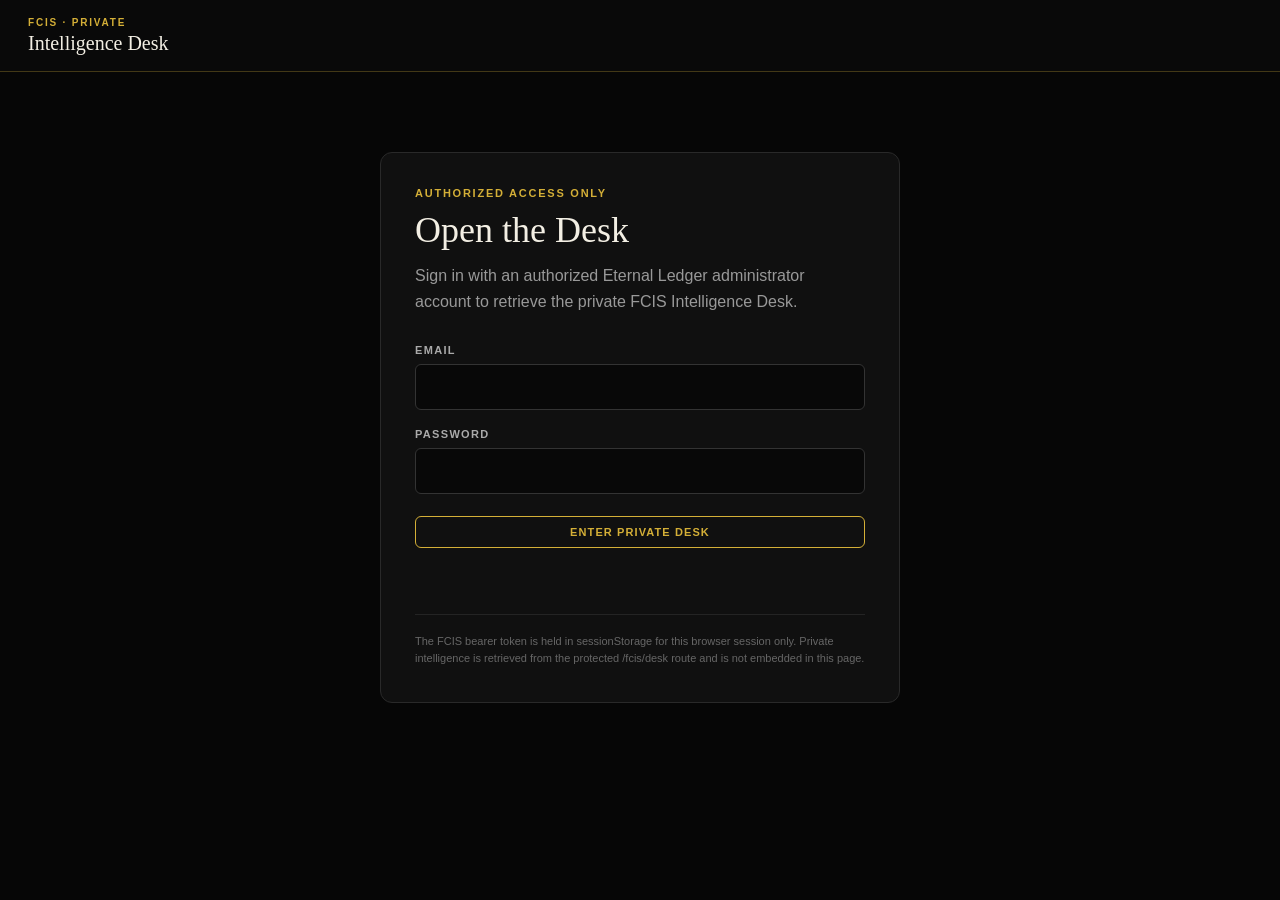
<file: frontend/admin/fcis-desk.html>
<!doctype html>
<html lang="en">

<head>
<meta charset="utf-8">
<meta
    name="viewport"
    content="width=device-width, initial-scale=1"
>

<title>FCIS Private Intelligence</title>

<style>

* {
    box-sizing: border-box;
}

html,
body {
    margin: 0;
    min-height: 100%;
    background: #060606;
    color: #f3efe4;
    font-family: Inter, Arial, sans-serif;
}

.shell {
    min-height: 100vh;
    display: grid;
    grid-template-rows: auto 1fr;
}

.topbar {
    min-height: 72px;
    display: flex;
    align-items: center;
    justify-content: space-between;
    gap: 24px;

    padding: 0 28px;

    background: #090909;
    border-bottom: 1px solid rgba(212,175,55,.28);
}

.brand-kicker {
    color: #d4af37;
    font-size: 10px;
    font-weight: 700;
    letter-spacing: .18em;
}

.brand-title {
    margin-top: 4px;

    font-family: Georgia, serif;
    font-size: 20px;
}

.top-actions {
    display: flex;
    align-items: center;
    gap: 12px;
}

.operator {
    color: #888;
    font-size: 12px;
}

button {
    appearance: none;

    border: 1px solid #d4af37;
    border-radius: 6px;

    background: transparent;
    color: #d4af37;

    padding: 9px 14px;

    cursor: pointer;

    font-size: 11px;
    font-weight: 700;
    letter-spacing: .1em;
}

button:hover {
    background: #d4af37;
    color: #060606;
}

button:disabled {
    opacity: .45;
    cursor: default;
}

.login-shell {
    width: min(520px, calc(100% - 40px));
    margin: 80px auto;
}

.login-card {
    padding: 34px;

    background: #101010;
    border: 1px solid #292929;
    border-radius: 12px;
}

.eyebrow {
    color: #d4af37;

    font-size: 11px;
    font-weight: 700;
    letter-spacing: .16em;
}

h1 {
    margin: 10px 0 12px;

    font-family: Georgia, serif;
    font-size: 36px;
    font-weight: 400;
}

.intro {
    margin: 0 0 28px;

    color: #999;
    line-height: 1.65;
}

.field {
    margin-bottom: 18px;
}

label {
    display: block;
    margin-bottom: 8px;

    color: #aaa;

    font-size: 11px;
    font-weight: 700;
    letter-spacing: .12em;
}

input {
    width: 100%;

    padding: 13px 14px;

    border: 1px solid #333;
    border-radius: 6px;

    background: #080808;
    color: #eee;

    font: inherit;
}

input:focus {
    outline: none;
    border-color: #d4af37;
}

.login-button {
    width: 100%;
    margin-top: 4px;
}

.message {
    min-height: 24px;
    margin-top: 16px;

    color: #aaa;

    font-size: 13px;
    line-height: 1.5;
}

.message.error {
    color: #d4af37;
}

.security-note {
    margin-top: 26px;
    padding-top: 18px;

    border-top: 1px solid #242424;

    color: #666;

    font-size: 11px;
    line-height: 1.6;
}

.desk-shell {
    display: none;
    min-height: calc(100vh - 72px);
}

.desk-shell.active {
    display: block;
}

.desk-frame {
    display: block;

    width: 100%;
    height: calc(100vh - 72px);

    border: 0;

    background: #060606;
}

.loading {
    width: min(720px, calc(100% - 40px));
    margin: 80px auto;

    color: #888;

    text-align: center;
}

.hidden {
    display: none !important;
}

</style>

</head>

<body>

<div class="shell">

    <header class="topbar">

        <div>
            <div class="brand-kicker">
                FCIS · PRIVATE
            </div>

            <div class="brand-title">
                Intelligence Desk
            </div>
        </div>

        <div class="top-actions">

            <div
                id="operator"
                class="operator"
            ></div>

            <button
                id="refreshButton"
                type="button"
                class="hidden"
            >
                REFRESH
            </button>

            <button
                id="logoutButton"
                type="button"
                class="hidden"
            >
                LOG OUT
            </button>

        </div>

    </header>

    <main>

        <div
            id="loginShell"
            class="login-shell"
        >

            <section class="login-card">

                <div class="eyebrow">
                    AUTHORIZED ACCESS ONLY
                </div>

                <h1>
                    Open the Desk
                </h1>

                <p class="intro">
                    Sign in with an authorized Eternal Ledger
                    administrator account to retrieve the private
                    FCIS Intelligence Desk.
                </p>

                <form id="loginForm">

                    <div class="field">

                        <label for="email">
                            EMAIL
                        </label>

                        <input
                            id="email"
                            name="email"
                            type="email"
                            autocomplete="username"
                            required
                        >

                    </div>

                    <div class="field">

                        <label for="password">
                            PASSWORD
                        </label>

                        <input
                            id="password"
                            name="password"
                            type="password"
                            autocomplete="current-password"
                            required
                        >

                    </div>

                    <button
                        id="loginButton"
                        class="login-button"
                        type="submit"
                    >
                        ENTER PRIVATE DESK
                    </button>

                </form>

                <div
                    id="message"
                    class="message"
                    aria-live="polite"
                ></div>

                <div class="security-note">
                    The FCIS bearer token is held in sessionStorage
                    for this browser session only. Private intelligence
                    is retrieved from the protected /fcis/desk route
                    and is not embedded in this page.
                </div>

            </section>

        </div>

        <div
            id="loading"
            class="loading hidden"
        >
            Loading private intelligence…
        </div>

        <section
            id="deskShell"
            class="desk-shell"
        >

            <iframe
                id="deskFrame"
                class="desk-frame"
                title="FCIS Private Intelligence Desk"
                sandbox="allow-same-origin allow-scripts"
            ></iframe>

        </section>

    </main>

</div>

<script>

const TOKEN_KEY = "fcis_admin_bearer_v1";
const USER_KEY = "fcis_admin_user_v1";

const loginShell = document.getElementById("loginShell");
const loginForm = document.getElementById("loginForm");
const emailInput = document.getElementById("email");
const passwordInput = document.getElementById("password");
const loginButton = document.getElementById("loginButton");

const message = document.getElementById("message");

const loading = document.getElementById("loading");

const deskShell = document.getElementById("deskShell");
const deskFrame = document.getElementById("deskFrame");

const operator = document.getElementById("operator");
const logoutButton = document.getElementById("logoutButton");
const refreshButton = document.getElementById("refreshButton");


function setMessage(text, isError = false) {
    message.textContent = text || "";

    message.classList.toggle(
        "error",
        Boolean(isError)
    );
}


function readToken() {
    return sessionStorage.getItem(
        TOKEN_KEY
    );
}


function readUser() {
    const raw = sessionStorage.getItem(
        USER_KEY
    );

    if (!raw) {
        return null;
    }

    try {
        return JSON.parse(raw);
    } catch (error) {
        return null;
    }
}


function saveSession(token, user) {
    sessionStorage.setItem(
        TOKEN_KEY,
        token
    );

    sessionStorage.setItem(
        USER_KEY,
        JSON.stringify(user || {})
    );
}


function clearSession() {
    sessionStorage.removeItem(
        TOKEN_KEY
    );

    sessionStorage.removeItem(
        USER_KEY
    );
}


function showLogin() {
    loginShell.classList.remove(
        "hidden"
    );

    loading.classList.add(
        "hidden"
    );

    deskShell.classList.remove(
        "active"
    );

    logoutButton.classList.add(
        "hidden"
    );

    refreshButton.classList.add(
        "hidden"
    );

    operator.textContent = "";

    deskFrame.removeAttribute(
        "srcdoc"
    );
}


function showDesk(user) {
    loginShell.classList.add(
        "hidden"
    );

    loading.classList.add(
        "hidden"
    );

    deskShell.classList.add(
        "active"
    );

    logoutButton.classList.remove(
        "hidden"
    );

    refreshButton.classList.remove(
        "hidden"
    );

    if (user && user.email) {
        operator.textContent =
            user.email;
    } else {
        operator.textContent =
            "Authorized administrator";
    }
}



async function submitHumanReview(
    token,
    cardId,
    disposition
) {
    if (!token) {
        throw new Error(
            "Private FCIS authorization is unavailable."
        );
    }

    if (!cardId) {
        throw new Error(
            "Opportunity Card ID is required."
        );
    }

    const response = await fetch(
        "/api/fcis/review/"
        + encodeURIComponent(cardId),
        {
            method: "POST",
            headers: {
                "Authorization":
                    "Bearer " + token,
                "Content-Type":
                    "application/json"
            },
            body: JSON.stringify({
                disposition: disposition
            }),
            cache: "no-store"
        }
    );

    let payload = null;

    try {
        payload = await response.json();
    } catch (error) {
        payload = null;
    }

    if (!response.ok) {
        if (
            response.status === 401
            ||
            response.status === 403
        ) {
            clearSession();
            showLogin();

            throw new Error(
                "Private FCIS authorization expired or was denied."
            );
        }

        const detail = (
            payload
            &&
            typeof payload.detail === "string"
        )
            ? payload.detail
            : (
                "Human Review request failed with status "
                + response.status
                + "."
            );

        throw new Error(detail);
    }

    return payload || {};
}


async function fetchInspect(token, cardId) {

    if (!token) {
        clearSession();
        showLogin();

        setMessage(
            "Please sign in again.",
            true
        );

        return false;
    }

    if (!cardId) {
        setMessage(
            "Unable to inspect: missing Opportunity Card ID.",
            true
        );

        return false;
    }

    loading.classList.remove(
        "hidden"
    );

    deskShell.classList.remove(
        "active"
    );

    try {

        const response = await fetch(
            "/api/fcis/inspect/"
            + encodeURIComponent(cardId),
            {
                method: "GET",
                headers: {
                    "Authorization":
                        "Bearer " + token
                },
                cache: "no-store"
            }
        );

        if (!response.ok) {

            if (
                response.status === 401
                || response.status === 403
            ) {
                clearSession();
                showLogin();

                setMessage(
                    "Private FCIS authorization expired or was denied.",
                    true
                );

                return false;
            }

            if (response.status === 404) {

                loading.classList.add(
                    "hidden"
                );

                deskShell.classList.add(
                    "active"
                );

                setMessage(
                    "That Opportunity Card is no longer current. Refresh the Desk.",
                    true
                );

                return false;
            }

            throw new Error(
                "Inspect request failed with status "
                + response.status
                + "."
            );
        }

        const html = await response.text();

        if (
            !html
            ||
            !html.includes(
                "FCIS"
            )
        ) {
            throw new Error(
                "Unexpected FCIS Inspect response."
            );
        }

        deskFrame.srcdoc = html;

        const user = readUser();

        showDesk(
            user
        );

        return true;

    } catch (error) {

        loading.classList.add(
            "hidden"
        );

        deskShell.classList.add(
            "active"
        );

        setMessage(
            "Unable to open FCIS Inspect. "
            + error.message,
            true
        );

        return false;
    }
}


async function fetchDesk(token) {

    loading.classList.remove(
        "hidden"
    );

    loginShell.classList.add(
        "hidden"
    );

    deskShell.classList.remove(
        "active"
    );

    try {

        const response = await fetch(
            "/api/fcis/desk",
            {
                method: "GET",

                headers: {
                    "Authorization":
                        "Bearer " + token
                },

                cache: "no-store"
            }
        );

        if (!response.ok) {

            if (
                response.status === 401
                || response.status === 403
            ) {
                clearSession();
                showLogin();

                setMessage(
                    response.status === 403
                        ? "This account is not authorized for FCIS."
                        : "Your private session is no longer valid.",
                    true
                );

                return false;
            }

            throw new Error(
                "Desk request failed with status "
                + response.status
            );
        }

        const html = await response.text();

        if (
            !html.includes(
                "FCIS · PRIVATE"
            )
            ||
            !html.includes(
                "Intelligence Desk"
            )
        ) {
            throw new Error(
                "Unexpected FCIS Desk response."
            );
        }

        deskFrame.srcdoc = html;

        const user = readUser();

        showDesk(
            user
        );

        return true;

    } catch (error) {

        clearSession();

        showLogin();

        setMessage(
            "Unable to open the private Desk. "
            + error.message,
            true
        );

        return false;
    }
}



window.addEventListener(
    "message",
    async function(event) {

        if (
            event.source !== deskFrame.contentWindow
        ) {
            return;
        }

        const payload = event.data;

        if (
            !payload
            ||
            payload.type !== "fcis-inspect-card"
        ) {
            return;
        }

        const cardId = String(
            payload.card_id || ""
        ).trim();

        if (!cardId) {
            setMessage(
                "Unable to inspect: missing Opportunity Card ID.",
                true
            );

            return;
        }

        const token = readToken();

        if (!token) {
            clearSession();
            showLogin();

            setMessage(
                "Please sign in again.",
                true
            );

            return;
        }

        setMessage("");

        await fetchInspect(
            token,
            cardId
        );
    }
);


loginForm.addEventListener(
    "submit",
    async function(event) {

        event.preventDefault();

        setMessage("");

        const email = emailInput.value.trim();
        const password = passwordInput.value;

        if (!email || !password) {
            setMessage(
                "Email and password are required.",
                true
            );

            return;
        }

        loginButton.disabled = true;
        loginButton.textContent =
            "AUTHENTICATING…";

        try {

            const response = await fetch(
                "/api/cms/login",
                {
                    method: "POST",

                    headers: {
                        "Content-Type":
                            "application/json"
                    },

                    body: JSON.stringify({
                        email: email,
                        password: password
                    }),

                    cache: "no-store"
                }
            );

            const data = await response.json();

            if (
                !response.ok
                ||
                data.status !== "authenticated"
                ||
                !data.access_token
            ) {
                clearSession();

                setMessage(
                    data.message
                        || "Invalid credentials.",
                    true
                );

                return;
            }

            /*
            This check is for user feedback only.

            FCIS authorization itself is enforced by
            the protected backend route against the
            live User database.
            */
            if (
                !data.user
                ||
                data.user.role !== "admin"
            ) {
                clearSession();

                setMessage(
                    "This account is not authorized for FCIS.",
                    true
                );

                return;
            }

            saveSession(
                data.access_token,
                data.user
            );

            passwordInput.value = "";

            await fetchDesk(
                data.access_token
            );

        } catch (error) {

            clearSession();

            setMessage(
                "Login failed. "
                + error.message,
                true
            );

        } finally {

            loginButton.disabled = false;
            loginButton.textContent =
                "ENTER PRIVATE DESK";
        }
    }
);


logoutButton.addEventListener(
    "click",
    function() {

        clearSession();

        showLogin();

        emailInput.value = "";
        passwordInput.value = "";

        setMessage(
            "Private session closed."
        );

        emailInput.focus();
    }
);


refreshButton.addEventListener(
    "click",
    async function() {

        const token = readToken();

        if (!token) {
            showLogin();

            setMessage(
                "Please sign in again.",
                true
            );

            return;
        }

        await fetchDesk(
            token
        );
    }
);


async function bootstrap() {

    const token = readToken();

    if (!token) {
        showLogin();
        return;
    }

    await fetchDesk(
        token
    );
}


bootstrap();

window.addEventListener(
    "message",
    async function (event) {
        if (event.source !== deskFrame.contentWindow) {
            return;
        }

        const data = event.data || {};

        if (data.type !== "fcis-human-review") {
            return;
        }

        const cardId = String(
            data.card_id || ""
        );

        const disposition = String(
            data.disposition || ""
        );

        const allowed = [
            "investigating",
            "held",
            "dismissed"
        ];

        if (
            !cardId
            ||
            !allowed.includes(disposition)
        ) {
            deskFrame.contentWindow.postMessage(
                {
                    type: "fcis-human-review-result",
                    ok: false,
                    card_id: cardId,
                    error: "Invalid Human Review request."
                },
                "*"
            );

            return;
        }

        try {
            const result = await submitHumanReview(
                readToken(),
                cardId,
                disposition
            );

            deskFrame.contentWindow.postMessage(
                {
                    type: "fcis-human-review-result",
                    ok: true,
                    card_id: cardId,
                    disposition:
                        result.disposition
                        || disposition
                },
                "*"
            );

        } catch (error) {
            deskFrame.contentWindow.postMessage(
                {
                    type: "fcis-human-review-result",
                    ok: false,
                    card_id: cardId,
                    error: error.message
                },
                "*"
            );
        }
    }
);

</script>

</body>
</html>
</file>
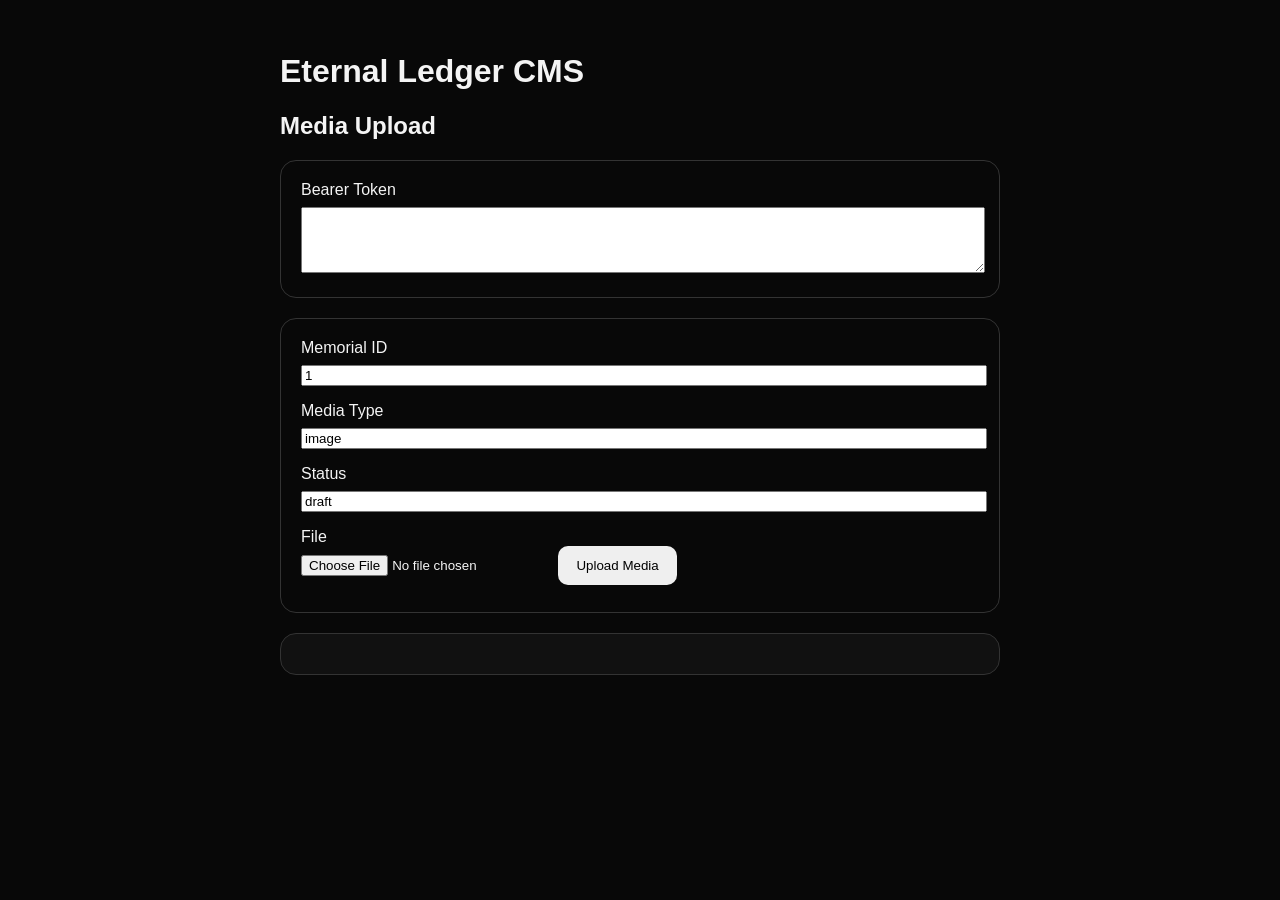
<file: frontend/admin/media-upload.html>
<!doctype html>
<html lang="en">
<head>
  <meta charset="utf-8">
  <title>Eternal Ledger CMS — Media Upload</title>
  <meta name="viewport" content="width=device-width, initial-scale=1">
</head>
<body style="margin:0;background:#080808;color:#f4f4f4;font-family:Arial,sans-serif;padding:32px;">
  <main style="max-width:720px;margin:0 auto;">
    <h1>Eternal Ledger CMS</h1>
    <h2>Media Upload</h2>

    <section style="padding:20px;border:1px solid #333;border-radius:16px;margin-bottom:20px;">
      <label>Bearer Token</label><br>
      <textarea id="token" rows="4" style="width:100%;margin-top:8px;"></textarea>
    </section>

    <section style="padding:20px;border:1px solid #333;border-radius:16px;">
      <label>Memorial ID</label><br>
      <input id="memorialId" type="number" value="1" style="width:100%;margin:8px 0 16px;">

      <label>Media Type</label><br>
      <input id="mediaType" value="image" style="width:100%;margin:8px 0 16px;">

      <label>Status</label><br>
      <input id="status" value="draft" style="width:100%;margin:8px 0 16px;">

      <label>File</label><br>
      <input id="file" type="file" style="margin:8px 0 16px;">

      <button onclick="uploadMedia()" style="padding:12px 18px;border-radius:10px;border:0;cursor:pointer;">
        Upload Media
      </button>
    </section>

    <pre id="result" style="white-space:pre-wrap;background:#111;border:1px solid #333;border-radius:16px;padding:20px;margin-top:20px;"></pre>
  </main>

<script>
async function uploadMedia() {
  const token = document.getElementById('token').value.trim();
  const file = document.getElementById('file').files[0];
  const memorialId = document.getElementById('memorialId').value;
  const mediaType = document.getElementById('mediaType').value;
  const status = document.getElementById('status').value;
  const result = document.getElementById('result');

  if (!token) {
    result.textContent = 'Missing bearer token.';
    return;
  }

  if (!file) {
    result.textContent = 'Please choose a file.';
    return;
  }

  const formData = new FormData();
  formData.append('file', file);
  formData.append('memorial_id', memorialId);
  formData.append('media_type', mediaType);
  formData.append('status', status);

  const response = await fetch('/cms/media/upload', {
    method: 'POST',
    headers: {
      'Authorization': 'Bearer ' + token
    },
    body: formData
  });

  const data = await response.json();
  result.textContent = JSON.stringify(data, null, 2);
}
</script>
</body>
</html>
</file>
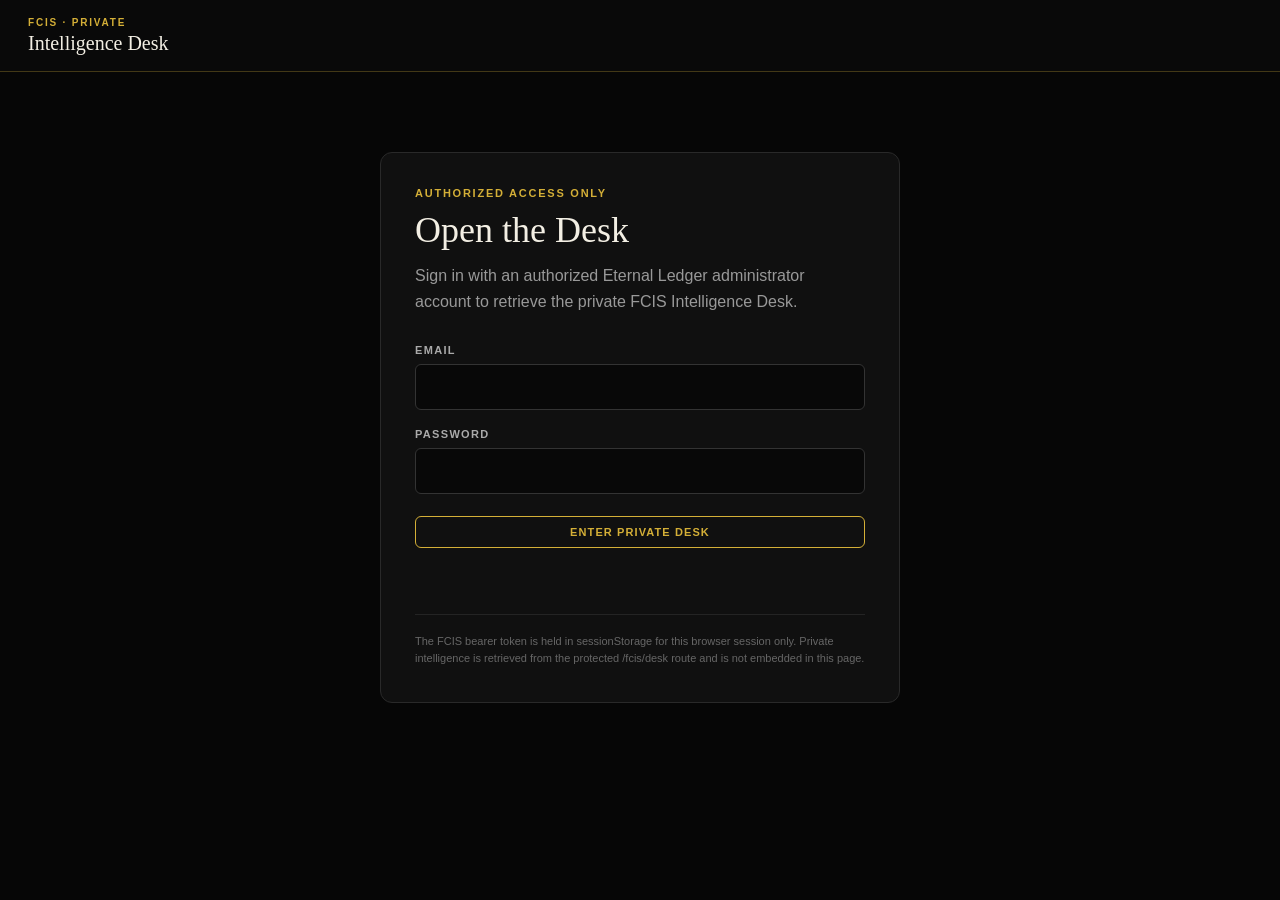
<file: _milestones/fcis-admin-browser-bridge-v1-locked-20260818-232418/frontend/admin/fcis-desk.html>
<!doctype html>
<html lang="en">

<head>
<meta charset="utf-8">
<meta
    name="viewport"
    content="width=device-width, initial-scale=1"
>

<title>FCIS Private Intelligence</title>

<style>

* {
    box-sizing: border-box;
}

html,
body {
    margin: 0;
    min-height: 100%;
    background: #060606;
    color: #f3efe4;
    font-family: Inter, Arial, sans-serif;
}

.shell {
    min-height: 100vh;
    display: grid;
    grid-template-rows: auto 1fr;
}

.topbar {
    min-height: 72px;
    display: flex;
    align-items: center;
    justify-content: space-between;
    gap: 24px;

    padding: 0 28px;

    background: #090909;
    border-bottom: 1px solid rgba(212,175,55,.28);
}

.brand-kicker {
    color: #d4af37;
    font-size: 10px;
    font-weight: 700;
    letter-spacing: .18em;
}

.brand-title {
    margin-top: 4px;

    font-family: Georgia, serif;
    font-size: 20px;
}

.top-actions {
    display: flex;
    align-items: center;
    gap: 12px;
}

.operator {
    color: #888;
    font-size: 12px;
}

button {
    appearance: none;

    border: 1px solid #d4af37;
    border-radius: 6px;

    background: transparent;
    color: #d4af37;

    padding: 9px 14px;

    cursor: pointer;

    font-size: 11px;
    font-weight: 700;
    letter-spacing: .1em;
}

button:hover {
    background: #d4af37;
    color: #060606;
}

button:disabled {
    opacity: .45;
    cursor: default;
}

.login-shell {
    width: min(520px, calc(100% - 40px));
    margin: 80px auto;
}

.login-card {
    padding: 34px;

    background: #101010;
    border: 1px solid #292929;
    border-radius: 12px;
}

.eyebrow {
    color: #d4af37;

    font-size: 11px;
    font-weight: 700;
    letter-spacing: .16em;
}

h1 {
    margin: 10px 0 12px;

    font-family: Georgia, serif;
    font-size: 36px;
    font-weight: 400;
}

.intro {
    margin: 0 0 28px;

    color: #999;
    line-height: 1.65;
}

.field {
    margin-bottom: 18px;
}

label {
    display: block;
    margin-bottom: 8px;

    color: #aaa;

    font-size: 11px;
    font-weight: 700;
    letter-spacing: .12em;
}

input {
    width: 100%;

    padding: 13px 14px;

    border: 1px solid #333;
    border-radius: 6px;

    background: #080808;
    color: #eee;

    font: inherit;
}

input:focus {
    outline: none;
    border-color: #d4af37;
}

.login-button {
    width: 100%;
    margin-top: 4px;
}

.message {
    min-height: 24px;
    margin-top: 16px;

    color: #aaa;

    font-size: 13px;
    line-height: 1.5;
}

.message.error {
    color: #d4af37;
}

.security-note {
    margin-top: 26px;
    padding-top: 18px;

    border-top: 1px solid #242424;

    color: #666;

    font-size: 11px;
    line-height: 1.6;
}

.desk-shell {
    display: none;
    min-height: calc(100vh - 72px);
}

.desk-shell.active {
    display: block;
}

.desk-frame {
    display: block;

    width: 100%;
    height: calc(100vh - 72px);

    border: 0;

    background: #060606;
}

.loading {
    width: min(720px, calc(100% - 40px));
    margin: 80px auto;

    color: #888;

    text-align: center;
}

.hidden {
    display: none !important;
}

</style>

</head>

<body>

<div class="shell">

    <header class="topbar">

        <div>
            <div class="brand-kicker">
                FCIS · PRIVATE
            </div>

            <div class="brand-title">
                Intelligence Desk
            </div>
        </div>

        <div class="top-actions">

            <div
                id="operator"
                class="operator"
            ></div>

            <button
                id="refreshButton"
                type="button"
                class="hidden"
            >
                REFRESH
            </button>

            <button
                id="logoutButton"
                type="button"
                class="hidden"
            >
                LOG OUT
            </button>

        </div>

    </header>

    <main>

        <div
            id="loginShell"
            class="login-shell"
        >

            <section class="login-card">

                <div class="eyebrow">
                    AUTHORIZED ACCESS ONLY
                </div>

                <h1>
                    Open the Desk
                </h1>

                <p class="intro">
                    Sign in with an authorized Eternal Ledger
                    administrator account to retrieve the private
                    FCIS Intelligence Desk.
                </p>

                <form id="loginForm">

                    <div class="field">

                        <label for="email">
                            EMAIL
                        </label>

                        <input
                            id="email"
                            name="email"
                            type="email"
                            autocomplete="username"
                            required
                        >

                    </div>

                    <div class="field">

                        <label for="password">
                            PASSWORD
                        </label>

                        <input
                            id="password"
                            name="password"
                            type="password"
                            autocomplete="current-password"
                            required
                        >

                    </div>

                    <button
                        id="loginButton"
                        class="login-button"
                        type="submit"
                    >
                        ENTER PRIVATE DESK
                    </button>

                </form>

                <div
                    id="message"
                    class="message"
                    aria-live="polite"
                ></div>

                <div class="security-note">
                    The FCIS bearer token is held in sessionStorage
                    for this browser session only. Private intelligence
                    is retrieved from the protected /fcis/desk route
                    and is not embedded in this page.
                </div>

            </section>

        </div>

        <div
            id="loading"
            class="loading hidden"
        >
            Loading private intelligence…
        </div>

        <section
            id="deskShell"
            class="desk-shell"
        >

            <iframe
                id="deskFrame"
                class="desk-frame"
                title="FCIS Private Intelligence Desk"
                sandbox="allow-same-origin"
            ></iframe>

        </section>

    </main>

</div>

<script>

const TOKEN_KEY = "fcis_admin_bearer_v1";
const USER_KEY = "fcis_admin_user_v1";

const loginShell = document.getElementById("loginShell");
const loginForm = document.getElementById("loginForm");
const emailInput = document.getElementById("email");
const passwordInput = document.getElementById("password");
const loginButton = document.getElementById("loginButton");

const message = document.getElementById("message");

const loading = document.getElementById("loading");

const deskShell = document.getElementById("deskShell");
const deskFrame = document.getElementById("deskFrame");

const operator = document.getElementById("operator");
const logoutButton = document.getElementById("logoutButton");
const refreshButton = document.getElementById("refreshButton");


function setMessage(text, isError = false) {
    message.textContent = text || "";

    message.classList.toggle(
        "error",
        Boolean(isError)
    );
}


function readToken() {
    return sessionStorage.getItem(
        TOKEN_KEY
    );
}


function readUser() {
    const raw = sessionStorage.getItem(
        USER_KEY
    );

    if (!raw) {
        return null;
    }

    try {
        return JSON.parse(raw);
    } catch (error) {
        return null;
    }
}


function saveSession(token, user) {
    sessionStorage.setItem(
        TOKEN_KEY,
        token
    );

    sessionStorage.setItem(
        USER_KEY,
        JSON.stringify(user || {})
    );
}


function clearSession() {
    sessionStorage.removeItem(
        TOKEN_KEY
    );

    sessionStorage.removeItem(
        USER_KEY
    );
}


function showLogin() {
    loginShell.classList.remove(
        "hidden"
    );

    loading.classList.add(
        "hidden"
    );

    deskShell.classList.remove(
        "active"
    );

    logoutButton.classList.add(
        "hidden"
    );

    refreshButton.classList.add(
        "hidden"
    );

    operator.textContent = "";

    deskFrame.removeAttribute(
        "srcdoc"
    );
}


function showDesk(user) {
    loginShell.classList.add(
        "hidden"
    );

    loading.classList.add(
        "hidden"
    );

    deskShell.classList.add(
        "active"
    );

    logoutButton.classList.remove(
        "hidden"
    );

    refreshButton.classList.remove(
        "hidden"
    );

    if (user && user.email) {
        operator.textContent =
            user.email;
    } else {
        operator.textContent =
            "Authorized administrator";
    }
}


async function fetchDesk(token) {

    loading.classList.remove(
        "hidden"
    );

    loginShell.classList.add(
        "hidden"
    );

    deskShell.classList.remove(
        "active"
    );

    try {

        const response = await fetch(
            "/api/fcis/desk",
            {
                method: "GET",

                headers: {
                    "Authorization":
                        "Bearer " + token
                },

                cache: "no-store"
            }
        );

        if (!response.ok) {

            if (
                response.status === 401
                || response.status === 403
            ) {
                clearSession();
                showLogin();

                setMessage(
                    response.status === 403
                        ? "This account is not authorized for FCIS."
                        : "Your private session is no longer valid.",
                    true
                );

                return false;
            }

            throw new Error(
                "Desk request failed with status "
                + response.status
            );
        }

        const html = await response.text();

        if (
            !html.includes(
                "FCIS · PRIVATE"
            )
            ||
            !html.includes(
                "Intelligence Desk"
            )
        ) {
            throw new Error(
                "Unexpected FCIS Desk response."
            );
        }

        deskFrame.srcdoc = html;

        const user = readUser();

        showDesk(
            user
        );

        return true;

    } catch (error) {

        clearSession();

        showLogin();

        setMessage(
            "Unable to open the private Desk. "
            + error.message,
            true
        );

        return false;
    }
}


loginForm.addEventListener(
    "submit",
    async function(event) {

        event.preventDefault();

        setMessage("");

        const email = emailInput.value.trim();
        const password = passwordInput.value;

        if (!email || !password) {
            setMessage(
                "Email and password are required.",
                true
            );

            return;
        }

        loginButton.disabled = true;
        loginButton.textContent =
            "AUTHENTICATING…";

        try {

            const response = await fetch(
                "/api/cms/login",
                {
                    method: "POST",

                    headers: {
                        "Content-Type":
                            "application/json"
                    },

                    body: JSON.stringify({
                        email: email,
                        password: password
                    }),

                    cache: "no-store"
                }
            );

            const data = await response.json();

            if (
                !response.ok
                ||
                data.status !== "authenticated"
                ||
                !data.access_token
            ) {
                clearSession();

                setMessage(
                    data.message
                        || "Invalid credentials.",
                    true
                );

                return;
            }

            /*
            This check is for user feedback only.

            FCIS authorization itself is enforced by
            the protected backend route against the
            live User database.
            */
            if (
                !data.user
                ||
                data.user.role !== "admin"
            ) {
                clearSession();

                setMessage(
                    "This account is not authorized for FCIS.",
                    true
                );

                return;
            }

            saveSession(
                data.access_token,
                data.user
            );

            passwordInput.value = "";

            await fetchDesk(
                data.access_token
            );

        } catch (error) {

            clearSession();

            setMessage(
                "Login failed. "
                + error.message,
                true
            );

        } finally {

            loginButton.disabled = false;
            loginButton.textContent =
                "ENTER PRIVATE DESK";
        }
    }
);


logoutButton.addEventListener(
    "click",
    function() {

        clearSession();

        showLogin();

        emailInput.value = "";
        passwordInput.value = "";

        setMessage(
            "Private session closed."
        );

        emailInput.focus();
    }
);


refreshButton.addEventListener(
    "click",
    async function() {

        const token = readToken();

        if (!token) {
            showLogin();

            setMessage(
                "Please sign in again.",
                true
            );

            return;
        }

        await fetchDesk(
            token
        );
    }
);


async function bootstrap() {

    const token = readToken();

    if (!token) {
        showLogin();
        return;
    }

    await fetchDesk(
        token
    );
}


bootstrap();

</script>

</body>
</html>
</file>
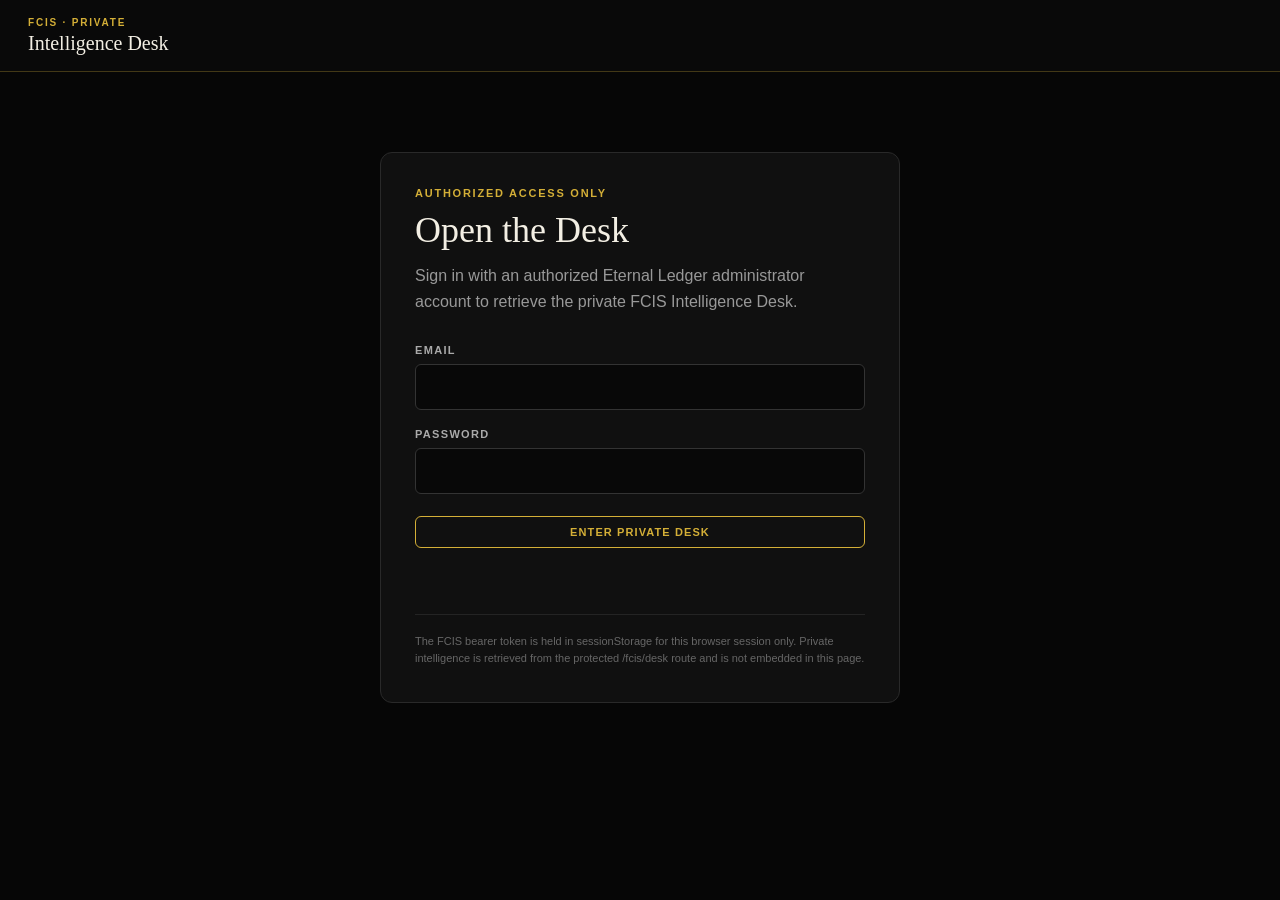
<file: _milestones/fcis-desk-inspect-control-v1-locked-20260819-000430/frontend/admin/fcis-desk.html>
<!doctype html>
<html lang="en">

<head>
<meta charset="utf-8">
<meta
    name="viewport"
    content="width=device-width, initial-scale=1"
>

<title>FCIS Private Intelligence</title>

<style>

* {
    box-sizing: border-box;
}

html,
body {
    margin: 0;
    min-height: 100%;
    background: #060606;
    color: #f3efe4;
    font-family: Inter, Arial, sans-serif;
}

.shell {
    min-height: 100vh;
    display: grid;
    grid-template-rows: auto 1fr;
}

.topbar {
    min-height: 72px;
    display: flex;
    align-items: center;
    justify-content: space-between;
    gap: 24px;

    padding: 0 28px;

    background: #090909;
    border-bottom: 1px solid rgba(212,175,55,.28);
}

.brand-kicker {
    color: #d4af37;
    font-size: 10px;
    font-weight: 700;
    letter-spacing: .18em;
}

.brand-title {
    margin-top: 4px;

    font-family: Georgia, serif;
    font-size: 20px;
}

.top-actions {
    display: flex;
    align-items: center;
    gap: 12px;
}

.operator {
    color: #888;
    font-size: 12px;
}

button {
    appearance: none;

    border: 1px solid #d4af37;
    border-radius: 6px;

    background: transparent;
    color: #d4af37;

    padding: 9px 14px;

    cursor: pointer;

    font-size: 11px;
    font-weight: 700;
    letter-spacing: .1em;
}

button:hover {
    background: #d4af37;
    color: #060606;
}

button:disabled {
    opacity: .45;
    cursor: default;
}

.login-shell {
    width: min(520px, calc(100% - 40px));
    margin: 80px auto;
}

.login-card {
    padding: 34px;

    background: #101010;
    border: 1px solid #292929;
    border-radius: 12px;
}

.eyebrow {
    color: #d4af37;

    font-size: 11px;
    font-weight: 700;
    letter-spacing: .16em;
}

h1 {
    margin: 10px 0 12px;

    font-family: Georgia, serif;
    font-size: 36px;
    font-weight: 400;
}

.intro {
    margin: 0 0 28px;

    color: #999;
    line-height: 1.65;
}

.field {
    margin-bottom: 18px;
}

label {
    display: block;
    margin-bottom: 8px;

    color: #aaa;

    font-size: 11px;
    font-weight: 700;
    letter-spacing: .12em;
}

input {
    width: 100%;

    padding: 13px 14px;

    border: 1px solid #333;
    border-radius: 6px;

    background: #080808;
    color: #eee;

    font: inherit;
}

input:focus {
    outline: none;
    border-color: #d4af37;
}

.login-button {
    width: 100%;
    margin-top: 4px;
}

.message {
    min-height: 24px;
    margin-top: 16px;

    color: #aaa;

    font-size: 13px;
    line-height: 1.5;
}

.message.error {
    color: #d4af37;
}

.security-note {
    margin-top: 26px;
    padding-top: 18px;

    border-top: 1px solid #242424;

    color: #666;

    font-size: 11px;
    line-height: 1.6;
}

.desk-shell {
    display: none;
    min-height: calc(100vh - 72px);
}

.desk-shell.active {
    display: block;
}

.desk-frame {
    display: block;

    width: 100%;
    height: calc(100vh - 72px);

    border: 0;

    background: #060606;
}

.loading {
    width: min(720px, calc(100% - 40px));
    margin: 80px auto;

    color: #888;

    text-align: center;
}

.hidden {
    display: none !important;
}

</style>

</head>

<body>

<div class="shell">

    <header class="topbar">

        <div>
            <div class="brand-kicker">
                FCIS · PRIVATE
            </div>

            <div class="brand-title">
                Intelligence Desk
            </div>
        </div>

        <div class="top-actions">

            <div
                id="operator"
                class="operator"
            ></div>

            <button
                id="refreshButton"
                type="button"
                class="hidden"
            >
                REFRESH
            </button>

            <button
                id="logoutButton"
                type="button"
                class="hidden"
            >
                LOG OUT
            </button>

        </div>

    </header>

    <main>

        <div
            id="loginShell"
            class="login-shell"
        >

            <section class="login-card">

                <div class="eyebrow">
                    AUTHORIZED ACCESS ONLY
                </div>

                <h1>
                    Open the Desk
                </h1>

                <p class="intro">
                    Sign in with an authorized Eternal Ledger
                    administrator account to retrieve the private
                    FCIS Intelligence Desk.
                </p>

                <form id="loginForm">

                    <div class="field">

                        <label for="email">
                            EMAIL
                        </label>

                        <input
                            id="email"
                            name="email"
                            type="email"
                            autocomplete="username"
                            required
                        >

                    </div>

                    <div class="field">

                        <label for="password">
                            PASSWORD
                        </label>

                        <input
                            id="password"
                            name="password"
                            type="password"
                            autocomplete="current-password"
                            required
                        >

                    </div>

                    <button
                        id="loginButton"
                        class="login-button"
                        type="submit"
                    >
                        ENTER PRIVATE DESK
                    </button>

                </form>

                <div
                    id="message"
                    class="message"
                    aria-live="polite"
                ></div>

                <div class="security-note">
                    The FCIS bearer token is held in sessionStorage
                    for this browser session only. Private intelligence
                    is retrieved from the protected /fcis/desk route
                    and is not embedded in this page.
                </div>

            </section>

        </div>

        <div
            id="loading"
            class="loading hidden"
        >
            Loading private intelligence…
        </div>

        <section
            id="deskShell"
            class="desk-shell"
        >

            <iframe
                id="deskFrame"
                class="desk-frame"
                title="FCIS Private Intelligence Desk"
                sandbox="allow-same-origin allow-scripts"
            ></iframe>

        </section>

    </main>

</div>

<script>

const TOKEN_KEY = "fcis_admin_bearer_v1";
const USER_KEY = "fcis_admin_user_v1";

const loginShell = document.getElementById("loginShell");
const loginForm = document.getElementById("loginForm");
const emailInput = document.getElementById("email");
const passwordInput = document.getElementById("password");
const loginButton = document.getElementById("loginButton");

const message = document.getElementById("message");

const loading = document.getElementById("loading");

const deskShell = document.getElementById("deskShell");
const deskFrame = document.getElementById("deskFrame");

const operator = document.getElementById("operator");
const logoutButton = document.getElementById("logoutButton");
const refreshButton = document.getElementById("refreshButton");


function setMessage(text, isError = false) {
    message.textContent = text || "";

    message.classList.toggle(
        "error",
        Boolean(isError)
    );
}


function readToken() {
    return sessionStorage.getItem(
        TOKEN_KEY
    );
}


function readUser() {
    const raw = sessionStorage.getItem(
        USER_KEY
    );

    if (!raw) {
        return null;
    }

    try {
        return JSON.parse(raw);
    } catch (error) {
        return null;
    }
}


function saveSession(token, user) {
    sessionStorage.setItem(
        TOKEN_KEY,
        token
    );

    sessionStorage.setItem(
        USER_KEY,
        JSON.stringify(user || {})
    );
}


function clearSession() {
    sessionStorage.removeItem(
        TOKEN_KEY
    );

    sessionStorage.removeItem(
        USER_KEY
    );
}


function showLogin() {
    loginShell.classList.remove(
        "hidden"
    );

    loading.classList.add(
        "hidden"
    );

    deskShell.classList.remove(
        "active"
    );

    logoutButton.classList.add(
        "hidden"
    );

    refreshButton.classList.add(
        "hidden"
    );

    operator.textContent = "";

    deskFrame.removeAttribute(
        "srcdoc"
    );
}


function showDesk(user) {
    loginShell.classList.add(
        "hidden"
    );

    loading.classList.add(
        "hidden"
    );

    deskShell.classList.add(
        "active"
    );

    logoutButton.classList.remove(
        "hidden"
    );

    refreshButton.classList.remove(
        "hidden"
    );

    if (user && user.email) {
        operator.textContent =
            user.email;
    } else {
        operator.textContent =
            "Authorized administrator";
    }
}



async function fetchInspect(token, cardId) {

    if (!token) {
        clearSession();
        showLogin();

        setMessage(
            "Please sign in again.",
            true
        );

        return false;
    }

    if (!cardId) {
        setMessage(
            "Unable to inspect: missing Opportunity Card ID.",
            true
        );

        return false;
    }

    loading.classList.remove(
        "hidden"
    );

    deskShell.classList.remove(
        "active"
    );

    try {

        const response = await fetch(
            "/api/fcis/inspect/"
            + encodeURIComponent(cardId),
            {
                method: "GET",
                headers: {
                    "Authorization":
                        "Bearer " + token
                },
                cache: "no-store"
            }
        );

        if (!response.ok) {

            if (
                response.status === 401
                || response.status === 403
            ) {
                clearSession();
                showLogin();

                setMessage(
                    "Private FCIS authorization expired or was denied.",
                    true
                );

                return false;
            }

            if (response.status === 404) {

                loading.classList.add(
                    "hidden"
                );

                deskShell.classList.add(
                    "active"
                );

                setMessage(
                    "That Opportunity Card is no longer current. Refresh the Desk.",
                    true
                );

                return false;
            }

            throw new Error(
                "Inspect request failed with status "
                + response.status
                + "."
            );
        }

        const html = await response.text();

        if (
            !html
            ||
            !html.includes(
                "FCIS"
            )
        ) {
            throw new Error(
                "Unexpected FCIS Inspect response."
            );
        }

        deskFrame.srcdoc = html;

        const user = readUser();

        showDesk(
            user
        );

        return true;

    } catch (error) {

        loading.classList.add(
            "hidden"
        );

        deskShell.classList.add(
            "active"
        );

        setMessage(
            "Unable to open FCIS Inspect. "
            + error.message,
            true
        );

        return false;
    }
}


async function fetchDesk(token) {

    loading.classList.remove(
        "hidden"
    );

    loginShell.classList.add(
        "hidden"
    );

    deskShell.classList.remove(
        "active"
    );

    try {

        const response = await fetch(
            "/api/fcis/desk",
            {
                method: "GET",

                headers: {
                    "Authorization":
                        "Bearer " + token
                },

                cache: "no-store"
            }
        );

        if (!response.ok) {

            if (
                response.status === 401
                || response.status === 403
            ) {
                clearSession();
                showLogin();

                setMessage(
                    response.status === 403
                        ? "This account is not authorized for FCIS."
                        : "Your private session is no longer valid.",
                    true
                );

                return false;
            }

            throw new Error(
                "Desk request failed with status "
                + response.status
            );
        }

        const html = await response.text();

        if (
            !html.includes(
                "FCIS · PRIVATE"
            )
            ||
            !html.includes(
                "Intelligence Desk"
            )
        ) {
            throw new Error(
                "Unexpected FCIS Desk response."
            );
        }

        deskFrame.srcdoc = html;

        const user = readUser();

        showDesk(
            user
        );

        return true;

    } catch (error) {

        clearSession();

        showLogin();

        setMessage(
            "Unable to open the private Desk. "
            + error.message,
            true
        );

        return false;
    }
}



window.addEventListener(
    "message",
    async function(event) {

        if (
            event.source !== deskFrame.contentWindow
        ) {
            return;
        }

        const payload = event.data;

        if (
            !payload
            ||
            payload.type !== "fcis-inspect-card"
        ) {
            return;
        }

        const cardId = String(
            payload.card_id || ""
        ).trim();

        if (!cardId) {
            setMessage(
                "Unable to inspect: missing Opportunity Card ID.",
                true
            );

            return;
        }

        const token = readToken();

        if (!token) {
            clearSession();
            showLogin();

            setMessage(
                "Please sign in again.",
                true
            );

            return;
        }

        setMessage("");

        await fetchInspect(
            token,
            cardId
        );
    }
);


loginForm.addEventListener(
    "submit",
    async function(event) {

        event.preventDefault();

        setMessage("");

        const email = emailInput.value.trim();
        const password = passwordInput.value;

        if (!email || !password) {
            setMessage(
                "Email and password are required.",
                true
            );

            return;
        }

        loginButton.disabled = true;
        loginButton.textContent =
            "AUTHENTICATING…";

        try {

            const response = await fetch(
                "/api/cms/login",
                {
                    method: "POST",

                    headers: {
                        "Content-Type":
                            "application/json"
                    },

                    body: JSON.stringify({
                        email: email,
                        password: password
                    }),

                    cache: "no-store"
                }
            );

            const data = await response.json();

            if (
                !response.ok
                ||
                data.status !== "authenticated"
                ||
                !data.access_token
            ) {
                clearSession();

                setMessage(
                    data.message
                        || "Invalid credentials.",
                    true
                );

                return;
            }

            /*
            This check is for user feedback only.

            FCIS authorization itself is enforced by
            the protected backend route against the
            live User database.
            */
            if (
                !data.user
                ||
                data.user.role !== "admin"
            ) {
                clearSession();

                setMessage(
                    "This account is not authorized for FCIS.",
                    true
                );

                return;
            }

            saveSession(
                data.access_token,
                data.user
            );

            passwordInput.value = "";

            await fetchDesk(
                data.access_token
            );

        } catch (error) {

            clearSession();

            setMessage(
                "Login failed. "
                + error.message,
                true
            );

        } finally {

            loginButton.disabled = false;
            loginButton.textContent =
                "ENTER PRIVATE DESK";
        }
    }
);


logoutButton.addEventListener(
    "click",
    function() {

        clearSession();

        showLogin();

        emailInput.value = "";
        passwordInput.value = "";

        setMessage(
            "Private session closed."
        );

        emailInput.focus();
    }
);


refreshButton.addEventListener(
    "click",
    async function() {

        const token = readToken();

        if (!token) {
            showLogin();

            setMessage(
                "Please sign in again.",
                true
            );

            return;
        }

        await fetchDesk(
            token
        );
    }
);


async function bootstrap() {

    const token = readToken();

    if (!token) {
        showLogin();
        return;
    }

    await fetchDesk(
        token
    );
}


bootstrap();

</script>

</body>
</html>
</file>
